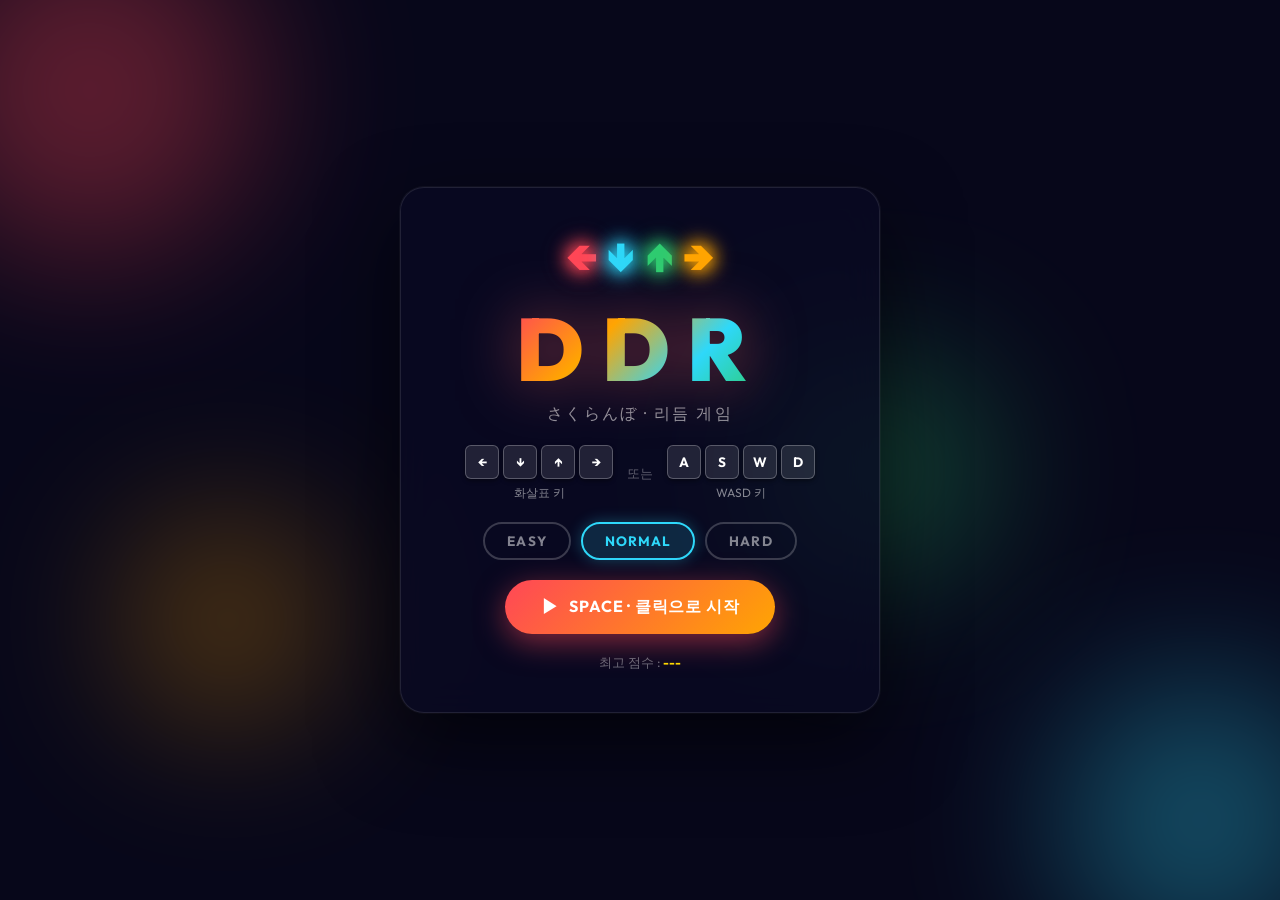
<file: index.html>
<!DOCTYPE html>
<html lang="ko">
<head>
  <meta charset="UTF-8">
  <meta name="viewport" content="width=device-width, initial-scale=1.0">
  <title>🎵 DDR - 사쿠란보 리믹스 | 리듬 게임</title>
  <meta name="description" content="화살표 키를 눌러 비트에 맞춰 춤추는 DDR 리듬 게임! 사쿠란보 리믹스 버전">
  <link rel="preconnect" href="https://fonts.googleapis.com">
  <link rel="preconnect" href="https://fonts.gstatic.com" crossorigin>
  <link href="https://fonts.googleapis.com/css2?family=Outfit:wght@300;400;600;700;900&display=swap" rel="stylesheet">
  <link rel="stylesheet" href="style.css">
</head>
<body>

  <!-- ══════════════════════════════════════ -->
  <!--               TITLE SCREEN            -->
  <!-- ══════════════════════════════════════ -->
  <section id="screen-title" class="screen active" aria-label="타이틀 화면">
    <div class="bg-orbs">
      <div class="orb" id="orb1"></div>
      <div class="orb" id="orb2"></div>
      <div class="orb" id="orb3"></div>
      <div class="orb" id="orb4"></div>
    </div>

    <div class="title-card">
      <!-- Animated Arrow Preview -->
      <div class="arrow-preview" aria-hidden="true">
        <span class="arr arr-l">←</span>
        <span class="arr arr-d">↓</span>
        <span class="arr arr-u">↑</span>
        <span class="arr arr-r">→</span>
      </div>

      <h1 id="game-logo" class="game-logo">DDR</h1>
      <p class="game-subtitle">さくらんぼ · 리듬 게임</p>

      <!-- Controls Guide -->
      <div class="controls-grid">
        <div class="ctrl-box">
          <div class="ctrl-keys">
            <kbd>←</kbd><kbd>↓</kbd><kbd>↑</kbd><kbd>→</kbd>
          </div>
          <span class="ctrl-label">화살표 키</span>
        </div>
        <div class="ctrl-divider">또는</div>
        <div class="ctrl-box">
          <div class="ctrl-keys">
            <kbd>A</kbd><kbd>S</kbd><kbd>W</kbd><kbd>D</kbd>
          </div>
          <span class="ctrl-label">WASD 키</span>
        </div>
      </div>

      <!-- Difficulty -->
      <div class="difficulty-row" role="group" aria-label="난이도 선택">
        <button id="diff-easy"   class="diff-btn" data-diff="easy">EASY</button>
        <button id="diff-normal" class="diff-btn selected" data-diff="normal">NORMAL</button>
        <button id="diff-hard"   class="diff-btn" data-diff="hard">HARD</button>
      </div>

      <button id="btn-start" class="start-btn">
        <span class="start-icon">▶</span>
        SPACE · 클릭으로 시작
      </button>

      <p class="highscore-display">
        최고 점수 : <span id="best-score">---</span>
      </p>
    </div>
  </section>

  <!-- ══════════════════════════════════════ -->
  <!--               GAME SCREEN             -->
  <!-- ══════════════════════════════════════ -->
  <section id="screen-game" class="screen" aria-label="게임 화면">
    <div class="game-container">

      <!-- Left Sidebar -->
      <aside class="game-sidebar game-sidebar-left">
        <div class="sidebar-stat">
          <div class="sidebar-label">SCORE</div>
          <div id="hud-score" class="sidebar-value score-val" aria-live="polite">0000000</div>
        </div>
        <div class="sidebar-stat">
          <div class="sidebar-label">COMBO</div>
          <div id="hud-combo" class="sidebar-value combo-val" aria-live="polite">0</div>
        </div>
        <div class="sidebar-stat">
          <div class="sidebar-label">LIFE</div>
          <div class="life-bar-wrap">
            <div id="life-bar-fill" class="life-bar-fill"></div>
          </div>
          <div id="life-num" class="life-num">50%</div>
        </div>
      </aside>

      <!-- Canvas Area -->
      <div class="canvas-wrapper">
        <canvas id="game-canvas" width="480" height="700" aria-label="게임 캔버스"></canvas>

        <!-- Judgment Text Overlay -->
        <div id="judgment-text" class="judgment-text" aria-live="polite" aria-atomic="true"></div>

        <!-- Countdown Overlay -->
        <div id="countdown-overlay" class="countdown-overlay hidden">
          <div id="countdown-num" class="countdown-num">3</div>
        </div>

        <!-- Pause Overlay -->
        <div id="pause-overlay" class="pause-overlay hidden" role="dialog" aria-label="일시정지">
          <h2 class="pause-title">PAUSED</h2>
          <button id="btn-resume" class="btn-secondary">▶ 계속하기 (ESC)</button>
          <button id="btn-quit" class="btn-danger">✖ 메뉴로 나가기</button>
        </div>
      </div>

      <!-- Right Sidebar -->
      <aside class="game-sidebar game-sidebar-right">
        <div class="sidebar-stat">
          <div class="sidebar-label perfect-color">PERFECT</div>
          <div id="hud-perfect" class="sidebar-value perfect-color">0</div>
        </div>
        <div class="sidebar-stat">
          <div class="sidebar-label great-color">GREAT</div>
          <div id="hud-great" class="sidebar-value great-color">0</div>
        </div>
        <div class="sidebar-stat">
          <div class="sidebar-label good-color">GOOD</div>
          <div id="hud-good" class="sidebar-value good-color">0</div>
        </div>
        <div class="sidebar-stat">
          <div class="sidebar-label bad-color">BAD</div>
          <div id="hud-bad" class="sidebar-value bad-color">0</div>
        </div>
        <div class="sidebar-stat">
          <div class="sidebar-label miss-color">MISS</div>
          <div id="hud-miss" class="sidebar-value miss-color">0</div>
        </div>

        <!-- Song Progress Bar (vertical) -->
        <div class="song-prog-wrap" aria-label="노래 진행도">
          <div id="song-prog-fill" class="song-prog-fill"></div>
        </div>

        <p class="pause-hint">ESC = 일시정지</p>
      </aside>
    </div>
  </section>

  <!-- ══════════════════════════════════════ -->
  <!--              RESULT SCREEN            -->
  <!-- ══════════════════════════════════════ -->
  <section id="screen-result" class="screen" aria-label="결과 화면">
    <div class="bg-orbs">
      <div class="orb orb-result1"></div>
      <div class="orb orb-result2"></div>
    </div>

    <div class="result-card">
      <div id="result-grade-display" class="grade-display" aria-label="등급">S</div>
      <h2 class="result-heading">RESULT</h2>

      <div class="result-stats-grid">
        <div class="rst-row">
          <span class="rst-label perfect-color">✦ PERFECT</span>
          <span id="rst-perfect" class="rst-val">0</span>
        </div>
        <div class="rst-row">
          <span class="rst-label great-color">✦ GREAT</span>
          <span id="rst-great" class="rst-val">0</span>
        </div>
        <div class="rst-row">
          <span class="rst-label good-color">✦ GOOD</span>
          <span id="rst-good" class="rst-val">0</span>
        </div>
        <div class="rst-row">
          <span class="rst-label bad-color">✦ BAD</span>
          <span id="rst-bad" class="rst-val">0</span>
        </div>
        <div class="rst-row">
          <span class="rst-label miss-color">✦ MISS</span>
          <span id="rst-miss" class="rst-val">0</span>
        </div>
        <hr class="rst-divider">
        <div class="rst-row large">
          <span class="rst-label">SCORE</span>
          <span id="rst-score" class="rst-val highlight-score">0</span>
        </div>
        <div class="rst-row large">
          <span class="rst-label">MAX COMBO</span>
          <span id="rst-maxcombo" class="rst-val highlight-combo">0</span>
        </div>
        <div class="rst-row">
          <span class="rst-label">정확도</span>
          <span id="rst-accuracy" class="rst-val">0%</span>
        </div>
      </div>

      <div class="result-btns">
        <button id="btn-retry" class="start-btn">🔄 다시하기</button>
        <button id="btn-menu"  class="btn-secondary">메인 메뉴</button>
      </div>
    </div>
  </section>

  <script src="game.js?v=1.0.7"></script>
</body>
</html>
</file>
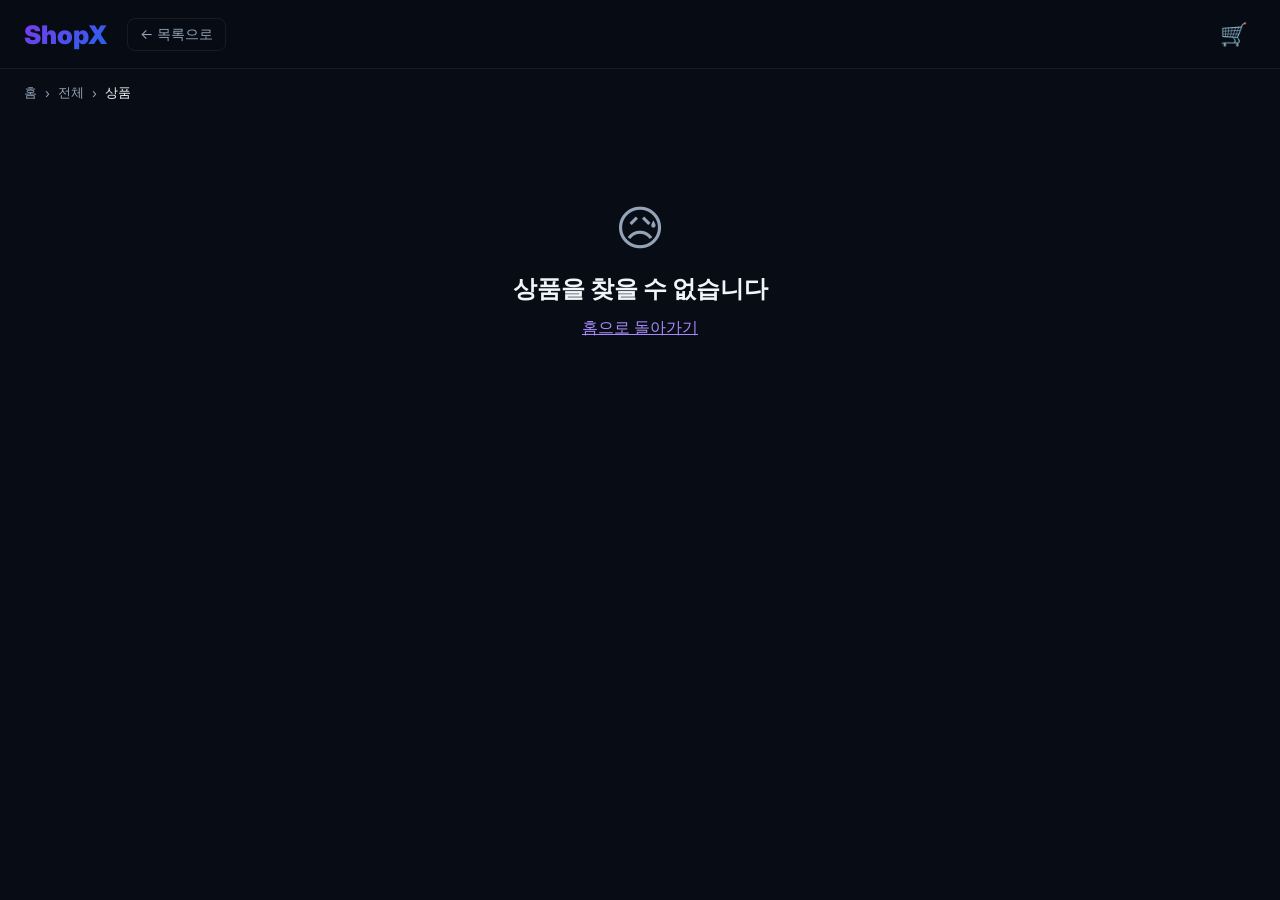
<file: simple_web_shopping_page/x2.html>
<!DOCTYPE html>
<html lang="ko">
<head>
  <meta charset="UTF-8" />
  <meta name="viewport" content="width=device-width, initial-scale=1.0" />
  <title>상품 상세 — ShopX</title>
  <meta name="description" content="ShopX 상품 상세 페이지. 다양한 옵션과 상세 정보를 확인하세요." />
  <link rel="preconnect" href="https://fonts.googleapis.com" />
  <link rel="preconnect" href="https://fonts.gstatic.com" crossorigin />
  <link href="https://fonts.googleapis.com/css2?family=Inter:wght@300;400;500;600;700;800;900&display=swap" rel="stylesheet" />
  <style>
    *, *::before, *::after { box-sizing: border-box; margin: 0; padding: 0; }

    :root {
      --bg:      #080C14;
      --surface: #111827;
      --card:    #1A2235;
      --border:  rgba(255,255,255,.07);
      --text:    #F1F5F9;
      --muted:   #94A3B8;
      --accent:  #7C3AED;
      --accent2: #2563EB;
      --gold:    #F59E0B;
      --success: #10B981;
      --radius:  16px;
      --radius-sm: 8px;
    }

    html { scroll-behavior: smooth; }

    body {
      font-family: 'Inter', system-ui, sans-serif;
      background: var(--bg); color: var(--text); min-height: 100vh;
    }

    ::-webkit-scrollbar { width: 6px; }
    ::-webkit-scrollbar-track { background: var(--bg); }
    ::-webkit-scrollbar-thumb { background: var(--accent); border-radius: 99px; }

    /* ── 헤더 ────────────────────────────── */
    header {
      position: sticky; top: 0; z-index: 100;
      backdrop-filter: blur(20px);
      background: rgba(8,12,20,.82);
      border-bottom: 1px solid var(--border);
      padding: 0 24px;
    }
    .header-inner {
      max-width: 1280px; margin: 0 auto;
      display: flex; align-items: center; gap: 20px; height: 68px;
    }
    .logo {
      font-size: 1.6rem; font-weight: 900;
      background: linear-gradient(135deg, #7C3AED, #2563EB);
      -webkit-background-clip: text; -webkit-text-fill-color: transparent;
      text-decoration: none;
    }
    .back-btn {
      display: flex; align-items: center; gap: 6px;
      color: var(--muted); text-decoration: none; font-size: .88rem;
      padding: 6px 12px; border-radius: var(--radius-sm);
      border: 1px solid var(--border);
      transition: all .2s;
    }
    .back-btn:hover { color: var(--text); border-color: rgba(124,58,237,.4); }

    .header-right {
      margin-left: auto; display: flex; align-items: center; gap: 12px;
    }
    .cart-btn {
      position: relative; background: none; border: none;
      cursor: pointer; color: var(--text); font-size: 1.4rem;
      display: flex; align-items: center; padding: 8px; border-radius: 50%;
      transition: background .2s; text-decoration: none;
    }
    .cart-btn:hover { background: rgba(255,255,255,.08); }
    #cart-badge {
      position: absolute; top: 2px; right: 2px;
      background: var(--accent); color: #fff; font-size: .6rem; font-weight: 700;
      width: 18px; height: 18px; border-radius: 50%;
      display: none; align-items: center; justify-content: center;
      border: 2px solid var(--bg);
    }

    /* ── 브레드크럼 ──────────────────────── */
    .breadcrumb {
      max-width: 1280px; margin: 0 auto;
      padding: 16px 24px;
      display: flex; align-items: center; gap: 8px;
      font-size: .8rem; color: var(--muted);
    }
    .breadcrumb a { color: var(--muted); text-decoration: none; transition: color .2s; }
    .breadcrumb a:hover { color: #A78BFA; }
    .breadcrumb span { color: var(--text); font-weight: 500; }

    /* ── 상세 레이아웃 ───────────────────── */
    .detail-layout {
      max-width: 1280px; margin: 0 auto;
      padding: 0 24px 80px;
      display: grid; grid-template-columns: 1fr 1fr; gap: 48px;
    }

    @media (max-width: 900px) {
      .detail-layout { grid-template-columns: 1fr; gap: 28px; }
    }

    /* ── 이미지 갤러리 ───────────────────── */
    .gallery { display: flex; flex-direction: column; gap: 12px; }

    .main-image-wrap {
      position: relative; aspect-ratio: 1; overflow: hidden;
      border-radius: var(--radius);
      background: var(--surface); border: 1px solid var(--border);
      cursor: zoom-in;
    }
    .main-image-wrap img {
      width: 100%; height: 100%; object-fit: cover;
      transition: transform .5s ease;
    }
    .main-image-wrap:hover img { transform: scale(1.06); }

    .thumb-list {
      display: flex; gap: 10px;
    }
    .thumb {
      width: 80px; height: 80px; border-radius: 10px; overflow: hidden;
      cursor: pointer; border: 2px solid transparent;
      transition: border-color .2s, transform .2s;
      flex-shrink: 0;
    }
    .thumb img { width: 100%; height: 100%; object-fit: cover; }
    .thumb:hover { transform: scale(1.05); }
    .thumb.active { border-color: var(--accent); }

    /* ── 상품 정보 ──────────────────────── */
    .product-info { display: flex; flex-direction: column; gap: 20px; }

    .info-category {
      font-size: .75rem; font-weight: 600; letter-spacing: .8px;
      color: #A78BFA; text-transform: uppercase;
    }

    .info-name {
      font-size: clamp(1.3rem, 3vw, 1.8rem);
      font-weight: 800; line-height: 1.25; letter-spacing: -.3px;
    }

    .info-rating {
      display: flex; align-items: center; gap: 10px;
    }
    .stars { color: var(--gold); letter-spacing: 2px; font-size: 1rem; }
    .rating-text { color: var(--muted); font-size: .85rem; }

    .price-block {
      padding: 20px; background: var(--card);
      border: 1px solid var(--border); border-radius: var(--radius);
    }
    .price-row { display: flex; align-items: baseline; gap: 10px; margin-bottom: 6px; }
    .big-price { font-size: 1.8rem; font-weight: 900; letter-spacing: -.5px; }
    .orig-price { font-size: 1rem; color: var(--muted); text-decoration: line-through; }
    .disc-badge {
      font-size: .8rem; font-weight: 700; color: var(--success);
      background: rgba(16,185,129,.12); padding: 3px 8px; border-radius: 6px;
    }
    .free-shipping {
      font-size: .78rem; color: #60A5FA;
      display: flex; align-items: center; gap: 6px;
    }

    .divider {
      height: 1px; background: var(--border); margin: 4px 0;
    }

    /* ── 옵션 선택 ──────────────────────── */
    .option-group { display: flex; flex-direction: column; gap: 10px; }

    .option-label {
      font-size: .82rem; font-weight: 600; color: var(--muted);
      letter-spacing: .3px;
    }
    .option-label strong { color: var(--text); margin-left: 6px; }

    .color-options {
      display: flex; gap: 10px; flex-wrap: wrap;
    }
    .color-btn {
      width: 34px; height: 34px; border-radius: 50%;
      border: 3px solid transparent;
      cursor: pointer; transition: transform .2s, border-color .2s;
      outline: 2px solid transparent; outline-offset: 3px;
    }
    .color-btn:hover { transform: scale(1.15); }
    .color-btn.active {
      outline-color: var(--accent); border-color: rgba(255,255,255,.3);
    }

    .size-options {
      display: flex; gap: 8px; flex-wrap: wrap;
    }
    .size-btn {
      padding: 8px 16px; border-radius: var(--radius-sm);
      background: var(--surface); border: 1px solid var(--border);
      color: var(--muted); font-family: inherit; font-size: .83rem;
      cursor: pointer; transition: all .2s;
    }
    .size-btn:hover { color: var(--text); border-color: rgba(124,58,237,.4); }
    .size-btn.active {
      background: rgba(124,58,237,.2); border-color: var(--accent);
      color: #A78BFA; font-weight: 600;
    }

    /* ── 수량 ────────────────────────────── */
    .qty-control {
      display: flex; align-items: center; gap: 0;
      background: var(--surface); border: 1px solid var(--border);
      border-radius: var(--radius-sm); width: fit-content;
    }
    .qty-btn {
      width: 40px; height: 40px; background: none; border: none;
      color: var(--text); font-size: 1.2rem; cursor: pointer;
      transition: background .2s; border-radius: inherit;
    }
    .qty-btn:hover { background: rgba(124,58,237,.15); }
    .qty-value {
      min-width: 50px; text-align: center;
      font-size: 1rem; font-weight: 600;
      border-left: 1px solid var(--border);
      border-right: 1px solid var(--border);
      padding: 8px 0;
    }

    /* ── 액션 버튼 ──────────────────────── */
    .action-btns {
      display: flex; gap: 12px;
    }
    .btn-cart, .btn-buy {
      flex: 1; padding: 15px;
      border-radius: var(--radius-sm); border: none;
      font-family: inherit; font-size: .95rem; font-weight: 700;
      cursor: pointer; transition: all .2s;
    }
    .btn-cart {
      background: transparent;
      border: 1.5px solid var(--accent); color: #A78BFA;
    }
    .btn-cart:hover {
      background: rgba(124,58,237,.15);
      transform: translateY(-2px);
    }
    .btn-buy {
      background: linear-gradient(135deg, #7C3AED, #2563EB);
      color: #fff;
      box-shadow: 0 6px 24px rgba(124,58,237,.4);
    }
    .btn-buy:hover {
      transform: translateY(-2px);
      box-shadow: 0 10px 32px rgba(124,58,237,.6);
    }

    /* ── 상세 설명 탭 ───────────────────── */
    .detail-tabs {
      max-width: 1280px; margin: 40px auto 0; padding: 0 24px 80px;
    }
    .tab-btns {
      display: flex; border-bottom: 1px solid var(--border); gap: 0; margin-bottom: 28px;
    }
    .tab-btn {
      padding: 12px 24px; background: none; border: none;
      color: var(--muted); font-family: inherit; font-size: .9rem; font-weight: 600;
      cursor: pointer; border-bottom: 2px solid transparent;
      margin-bottom: -1px; transition: all .2s;
    }
    .tab-btn.active { color: #A78BFA; border-bottom-color: var(--accent); }
    .tab-btn:hover { color: var(--text); }

    .tab-panel { display: none; animation: fadeIn .3s ease; }
    .tab-panel.active { display: block; }

    .desc-content {
      color: var(--muted); line-height: 1.8; font-size: .95rem;
    }
    .desc-content p { margin-bottom: 16px; }
    .desc-content ul { padding-left: 20px; display: flex; flex-direction: column; gap: 8px; }
    .desc-content li { list-style: none; position: relative; }
    .desc-content li::before {
      content: '✓'; position: absolute; left: -20px;
      color: var(--accent); font-weight: 700;
    }

    .spec-table {
      width: 100%; border-collapse: collapse;
    }
    .spec-table tr { border-bottom: 1px solid var(--border); }
    .spec-table td {
      padding: 14px 16px; font-size: .88rem;
      vertical-align: top;
    }
    .spec-table td:first-child {
      color: var(--muted); font-weight: 600; width: 160px;
      background: var(--card);
    }

    /* ── 토스트 ─────────────────────────── */
    .shopx-toast {
      position: fixed; bottom: 30px; left: 50%;
      transform: translateX(-50%) translateY(100px);
      background: var(--surface); border: 1px solid var(--border);
      color: var(--text); padding: 12px 24px;
      border-radius: 50px; font-size: .88rem; font-weight: 500;
      display: flex; align-items: center; gap: 10px;
      box-shadow: 0 8px 32px rgba(0,0,0,.5);
      transition: transform .4s cubic-bezier(.34,1.56,.64,1);
      z-index: 9999; white-space: nowrap;
    }
    .shopx-toast.show { transform: translateX(-50%) translateY(0); }
    .shopx-toast.success { border-color: rgba(16,185,129,.4); }
    .toast-icon { color: var(--success); }

    @keyframes fadeIn {
      from { opacity: 0; transform: translateY(10px); }
      to   { opacity: 1; transform: translateY(0); }
    }
  </style>
</head>
<body>

<header>
  <div class="header-inner">
    <a href="x1.html" class="logo">ShopX</a>
    <a href="x1.html" class="back-btn">← 목록으로</a>
    <div class="header-right">
      <a href="x3.html" class="cart-btn" id="cart-link" aria-label="장바구니">
        🛒 <span id="cart-badge">0</span>
      </a>
    </div>
  </div>
</header>

<nav class="breadcrumb" aria-label="경로">
  <a href="x1.html">홈</a> › <a href="x1.html" id="bc-cat">전체</a> › <span id="bc-name">상품</span>
</nav>

<div class="detail-layout" id="detail-layout">
  <!-- 동적 렌더링 -->
</div>

<div class="detail-tabs" id="detail-tabs" style="display:none">
  <div class="tab-btns" role="tablist">
    <button class="tab-btn active" role="tab" data-tab="desc" id="tab-desc">상품 설명</button>
    <button class="tab-btn" role="tab" data-tab="spec" id="tab-spec">상세 사양</button>
    <button class="tab-btn" role="tab" data-tab="review" id="tab-review">리뷰</button>
  </div>

  <div id="panel-desc" class="tab-panel active" role="tabpanel">
    <div class="desc-content" id="desc-content"></div>
  </div>
  <div id="panel-spec" class="tab-panel" role="tabpanel">
    <table class="spec-table" id="spec-table">
      <tbody></tbody>
    </table>
  </div>
  <div id="panel-review" class="tab-panel" role="tabpanel">
    <div id="review-content" style="color:var(--muted);font-size:.9rem;line-height:1.8"></div>
  </div>
</div>

<script src="products.js"></script>
<script>
  const params = new URLSearchParams(location.search);
  const product = getProductById(params.get('id'));

  // 상품 없음 처리
  if (!product) {
    document.getElementById('detail-layout').innerHTML = `
      <div style="grid-column:1/-1;text-align:center;padding:80px;color:var(--muted)">
        <div style="font-size:3rem;margin-bottom:16px">😥</div>
        <h2 style="margin-bottom:12px;color:var(--text)">상품을 찾을 수 없습니다</h2>
        <a href="x1.html" style="color:#A78BFA">홈으로 돌아가기</a>
      </div>`;
  } else {
    // 브레드크럼
    document.title = `${product.name} — ShopX`;
    document.getElementById('bc-cat').textContent = product.category;
    document.getElementById('bc-name').textContent = product.name;

    // 선택 상태
    let selectedColor = 0;
    let selectedSize = 0;
    let qty = 1;

    const discount = Math.round((1 - product.price / product.originalPrice) * 100);

    // ── 갤러리 + 상품 정보 렌더 ──
    document.getElementById('detail-layout').innerHTML = `
      <!-- 갤러리 -->
      <div class="gallery">
        <div class="main-image-wrap" id="main-img-wrap">
          <img id="main-img" src="${product.images[0]}" alt="${product.name}" />
        </div>
        <div class="thumb-list">
          ${product.images.map((img, i) => `
            <div class="thumb ${i===0?'active':''}" data-idx="${i}" onclick="switchImg(${i})">
              <img src="${img}" alt="이미지 ${i+1}" loading="lazy" />
            </div>
          `).join('')}
        </div>
      </div>

      <!-- 상품 정보 -->
      <div class="product-info">
        <div class="info-category">${product.category}</div>
        <h1 class="info-name">${product.name}</h1>

        <div class="info-rating">
          <span class="stars">★★★★★</span>
          <span class="rating-text">${product.rating} · ${product.reviews.toLocaleString()}개 리뷰</span>
        </div>

        <div class="price-block">
          <div class="price-row">
            <span class="big-price">${formatPrice(product.price)}</span>
            <span class="orig-price">${formatPrice(product.originalPrice)}</span>
            <span class="disc-badge">-${discount}%</span>
          </div>
          <div class="free-shipping">🚚 5만원 이상 무료배송 · 오늘 주문 시 내일 도착</div>
        </div>

        ${product.colors.length ? `
        <div class="option-group">
          <div class="option-label">색상 <strong id="color-label">${product.colorNames[0]}</strong></div>
          <div class="color-options" id="color-options">
            ${product.colors.map((c,i) => `
              <button class="color-btn ${i===0?'active':''}" data-idx="${i}"
                style="background:${c}" title="${product.colorNames[i]}"
                onclick="pickColor(${i})" aria-label="${product.colorNames[i]}"></button>
            `).join('')}
          </div>
        </div>` : ''}

        ${product.sizes.length ? `
        <div class="option-group">
          <div class="option-label">사이즈 <strong id="size-label">${product.sizes[0]}</strong></div>
          <div class="size-options" id="size-options">
            ${product.sizes.map((s,i) => `
              <button class="size-btn ${i===0?'active':''}" data-idx="${i}"
                onclick="pickSize(${i})">${s}</button>
            `).join('')}
          </div>
        </div>` : ''}

        <div class="option-group">
          <div class="option-label">수량</div>
          <div class="qty-control">
            <button class="qty-btn" id="qty-minus" onclick="changeQty(-1)" aria-label="수량 감소">−</button>
            <div class="qty-value" id="qty-display">1</div>
            <button class="qty-btn" id="qty-plus" onclick="changeQty(1)" aria-label="수량 증가">+</button>
          </div>
        </div>

        <div class="action-btns">
          <button class="btn-cart" id="btn-add-cart" onclick="addToCart()">🛒 장바구니</button>
          <button class="btn-buy" id="btn-buy-now" onclick="buyNow()">⚡ 바로 구매</button>
        </div>
      </div>
    `;

    // ── 탭 영역 렌더 ──
    document.getElementById('detail-tabs').style.display = 'block';
    document.getElementById('desc-content').innerHTML = product.description;

    // 사양 테이블
    const specs = [
      ['카테고리', product.category],
      ['평점', `${product.rating} / 5.0 (${product.reviews.toLocaleString()}개 리뷰)`],
      ['색상 옵션', product.colorNames.join(', ') || '단일 색상'],
      ['사이즈 옵션', product.sizes.join(', ') || '해당없음'],
      ['판매가', formatPrice(product.price)],
      ['정가', formatPrice(product.originalPrice)],
      ['할인율', `${discount}%`],
      ['배송', '5만원 이상 무료 (미만 3,000원)'],
      ['반품/교환', '수령일로부터 7일 이내'],
    ];
    document.querySelector('#spec-table tbody').innerHTML =
      specs.map(([k,v]) => `<tr><td>${k}</td><td>${v}</td></tr>`).join('');

    // 리뷰 (샘플)
    const reviews = [
      { name: '김*민', rating: 5, date: '2025.06.15', text: '정말 만족스럽습니다. 품질이 기대 이상이에요! 배송도 빠르고 포장도 꼼꼼했어요.' },
      { name: '이*현', rating: 5, date: '2025.06.10', text: '가격 대비 퀄리티가 훌륭합니다. 재구매 의사 100%!' },
      { name: '박*우', rating: 4, date: '2025.06.02', text: '전반적으로 만족. 색상이 사진과 조금 달랐지만 크게 상관없었어요.' },
    ];
    document.getElementById('review-content').innerHTML = reviews.map(r => `
      <div style="padding:20px;background:var(--card);border:1px solid var(--border);border-radius:var(--radius);margin-bottom:14px">
        <div style="display:flex;justify-content:space-between;margin-bottom:8px;align-items:center">
          <span style="font-weight:700;color:var(--text)">${r.name}</span>
          <span style="color:var(--muted);font-size:.78rem">${r.date}</span>
        </div>
        <div style="color:var(--gold);letter-spacing:2px;margin-bottom:8px">${'★'.repeat(r.rating)}${'☆'.repeat(5-r.rating)}</div>
        <p style="color:var(--muted)">${r.text}</p>
      </div>
    `).join('');

    // ── 함수 ──
    window.switchImg = (idx) => {
      document.getElementById('main-img').src = product.images[idx];
      document.querySelectorAll('.thumb').forEach((t,i) => t.classList.toggle('active', i===idx));
    };

    window.pickColor = (idx) => {
      selectedColor = idx;
      document.querySelectorAll('.color-btn').forEach((b,i) => b.classList.toggle('active', i===idx));
      document.getElementById('color-label').textContent = product.colorNames[idx];
    };

    window.pickSize = (idx) => {
      selectedSize = idx;
      document.querySelectorAll('.size-btn').forEach((b,i) => b.classList.toggle('active', i===idx));
      document.getElementById('size-label').textContent = product.sizes[idx];
    };

    window.changeQty = (delta) => {
      qty = Math.max(1, Math.min(99, qty + delta));
      document.getElementById('qty-display').textContent = qty;
    };

    window.addToCart = () => {
      Cart.add(
        product.id, qty,
        product.colorNames[selectedColor] || null,
        product.sizes[selectedSize] || null
      );
      updateCartBadge();
      showToast(`🛒 장바구니에 담았습니다!`);

      const btn = document.getElementById('btn-add-cart');
      btn.textContent = '✓ 담겼습니다!';
      btn.style.background = 'rgba(16,185,129,.15)';
      btn.style.borderColor = 'var(--success)';
      btn.style.color = 'var(--success)';
      setTimeout(() => {
        btn.textContent = '🛒 장바구니';
        btn.style.background = '';
        btn.style.borderColor = '';
        btn.style.color = '';
      }, 1800);
    };

    window.buyNow = () => {
      Cart.add(
        product.id, qty,
        product.colorNames[selectedColor] || null,
        product.sizes[selectedSize] || null
      );
      location.href = 'x3.html';
    };
  }

  // ── 탭 전환 ──
  document.querySelectorAll('.tab-btn').forEach(btn => {
    btn.addEventListener('click', () => {
      document.querySelectorAll('.tab-btn').forEach(b => b.classList.remove('active'));
      document.querySelectorAll('.tab-panel').forEach(p => p.classList.remove('active'));
      btn.classList.add('active');
      document.getElementById(`panel-${btn.dataset.tab}`).classList.add('active');
    });
  });

  window.addEventListener('cart-updated', updateCartBadge);
  updateCartBadge();
</script>
</body>
</html>
</file>
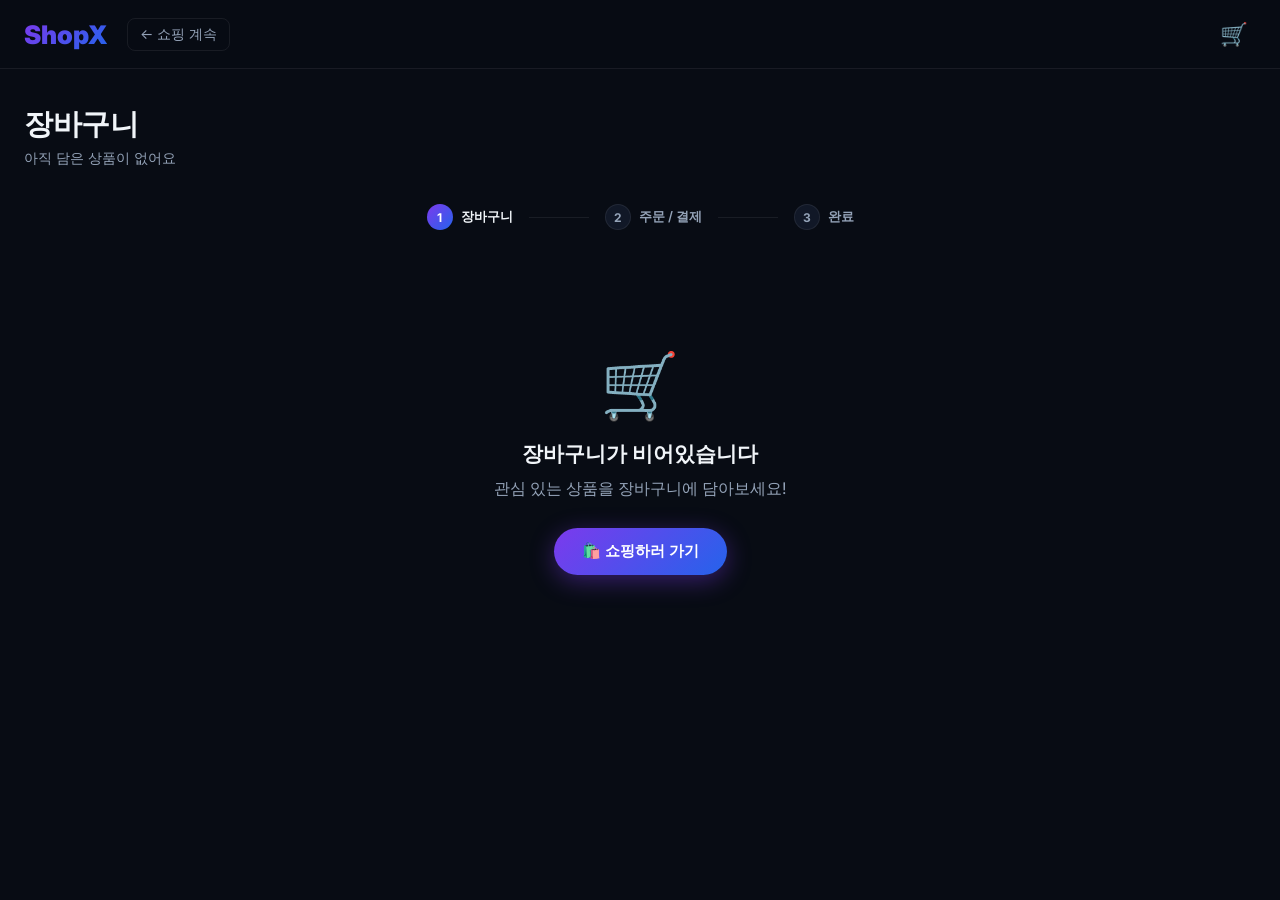
<file: simple_web_shopping_page/x3.html>
<!DOCTYPE html>
<html lang="ko">
<head>
  <meta charset="UTF-8" />
  <meta name="viewport" content="width=device-width, initial-scale=1.0" />
  <title>장바구니 — ShopX</title>
  <meta name="description" content="ShopX 장바구니. 담은 상품을 확인하고 주문하세요." />
  <link rel="preconnect" href="https://fonts.googleapis.com" />
  <link rel="preconnect" href="https://fonts.gstatic.com" crossorigin />
  <link href="https://fonts.googleapis.com/css2?family=Inter:wght@300;400;500;600;700;800;900&display=swap" rel="stylesheet" />
  <style>
    *, *::before, *::after { box-sizing: border-box; margin: 0; padding: 0; }

    :root {
      --bg:      #080C14;
      --surface: #111827;
      --card:    #1A2235;
      --border:  rgba(255,255,255,.07);
      --text:    #F1F5F9;
      --muted:   #94A3B8;
      --accent:  #7C3AED;
      --accent2: #2563EB;
      --gold:    #F59E0B;
      --success: #10B981;
      --danger:  #EF4444;
      --radius:  16px;
      --radius-sm: 8px;
    }

    html { scroll-behavior: smooth; }

    body {
      font-family: 'Inter', system-ui, sans-serif;
      background: var(--bg); color: var(--text); min-height: 100vh;
    }

    ::-webkit-scrollbar { width: 6px; }
    ::-webkit-scrollbar-track { background: var(--bg); }
    ::-webkit-scrollbar-thumb { background: var(--accent); border-radius: 99px; }

    /* ── 헤더 ──────────────────────────── */
    header {
      position: sticky; top: 0; z-index: 100;
      backdrop-filter: blur(20px);
      background: rgba(8,12,20,.82);
      border-bottom: 1px solid var(--border);
      padding: 0 24px;
    }
    .header-inner {
      max-width: 1280px; margin: 0 auto;
      display: flex; align-items: center; gap: 20px; height: 68px;
    }
    .logo {
      font-size: 1.6rem; font-weight: 900;
      background: linear-gradient(135deg, #7C3AED, #2563EB);
      -webkit-background-clip: text; -webkit-text-fill-color: transparent;
      text-decoration: none;
    }
    .back-btn {
      display: flex; align-items: center; gap: 6px;
      color: var(--muted); text-decoration: none; font-size: .88rem;
      padding: 6px 12px; border-radius: var(--radius-sm);
      border: 1px solid var(--border); transition: all .2s;
    }
    .back-btn:hover { color: var(--text); border-color: rgba(124,58,237,.4); }
    .header-right {
      margin-left: auto; display: flex; align-items: center; gap: 12px;
    }
    .cart-btn {
      position: relative; background: none; border: none;
      cursor: pointer; color: var(--text); font-size: 1.4rem;
      display: flex; align-items: center; padding: 8px; border-radius: 50%;
      transition: background .2s; text-decoration: none;
    }
    .cart-btn:hover { background: rgba(255,255,255,.08); }
    #cart-badge {
      position: absolute; top: 2px; right: 2px;
      background: var(--accent); color: #fff; font-size: .6rem; font-weight: 700;
      width: 18px; height: 18px; border-radius: 50%;
      display: none; align-items: center; justify-content: center;
      border: 2px solid var(--bg);
    }

    /* ── 페이지 헤더 ─────────────────────── */
    .page-head {
      max-width: 1280px; margin: 0 auto;
      padding: 36px 24px 0;
    }
    .page-head h1 {
      font-size: 1.8rem; font-weight: 900; letter-spacing: -.3px;
      margin-bottom: 4px;
    }
    .page-head p { color: var(--muted); font-size: .9rem; }

    /* ── 진행 단계 표시 ──────────────────── */
    .steps {
      display: flex; align-items: center; justify-content: center;
      gap: 0; margin: 28px 24px;
    }
    .step {
      display: flex; align-items: center; gap: 8px;
      padding: 8px 16px; font-size: .82rem; font-weight: 600;
    }
    .step-num {
      width: 26px; height: 26px; border-radius: 50%;
      display: flex; align-items: center; justify-content: center;
      font-size: .75rem; font-weight: 700; flex-shrink: 0;
    }
    .step.active .step-num {
      background: linear-gradient(135deg, #7C3AED, #2563EB); color: #fff;
    }
    .step.done .step-num {
      background: var(--success); color: #fff;
    }
    .step:not(.active):not(.done) .step-num {
      background: var(--surface); border: 1px solid var(--border); color: var(--muted);
    }
    .step.active { color: var(--text); }
    .step:not(.active) { color: var(--muted); }
    .step-line { flex: 1; height: 1px; background: var(--border); max-width: 60px; }

    /* ── 메인 레이아웃 ───────────────────── */
    .cart-layout {
      max-width: 1280px; margin: 0 auto;
      padding: 0 24px 80px;
      display: grid; grid-template-columns: 1fr 380px; gap: 28px;
      align-items: start;
    }

    @media (max-width: 900px) {
      .cart-layout { grid-template-columns: 1fr; }
    }

    /* ── 장바구니 목록 ───────────────────── */
    .cart-header {
      display: flex; justify-content: space-between; align-items: center;
      margin-bottom: 16px;
    }
    .cart-header h2 { font-size: 1rem; font-weight: 700; }
    .clear-all-btn {
      background: none; border: none; color: var(--muted); font-family: inherit;
      font-size: .82rem; cursor: pointer; transition: color .2s;
      display: flex; align-items: center; gap: 4px;
    }
    .clear-all-btn:hover { color: var(--danger); }

    .cart-list { display: flex; flex-direction: column; gap: 14px; }

    .cart-item {
      background: var(--card); border: 1px solid var(--border);
      border-radius: var(--radius); padding: 20px;
      display: grid; grid-template-columns: 90px 1fr auto;
      gap: 16px; align-items: center;
      transition: border-color .2s, transform .3s;
      animation: slideIn .3s ease;
    }
    .cart-item:hover { border-color: rgba(124,58,237,.2); }
    .cart-item.removing {
      animation: slideOut .3s ease forwards;
    }

    .item-img {
      width: 90px; height: 90px; border-radius: 10px;
      overflow: hidden; background: var(--surface); flex-shrink: 0;
    }
    .item-img img { width: 100%; height: 100%; object-fit: cover; }

    .item-info { min-width: 0; }
    .item-cat {
      font-size: .7rem; font-weight: 600; letter-spacing: .5px;
      color: #A78BFA; text-transform: uppercase; margin-bottom: 4px;
    }
    .item-name {
      font-size: .9rem; font-weight: 600; line-height: 1.4;
      margin-bottom: 6px;
      white-space: nowrap; overflow: hidden; text-overflow: ellipsis;
    }
    .item-opts {
      display: flex; gap: 8px; flex-wrap: wrap;
    }
    .opt-tag {
      font-size: .72rem; background: var(--surface);
      border: 1px solid var(--border); border-radius: 50px;
      padding: 2px 8px; color: var(--muted);
    }

    .item-right {
      display: flex; flex-direction: column; align-items: flex-end; gap: 10px;
      min-width: 130px;
    }
    .item-price {
      font-size: 1rem; font-weight: 800;
    }

    .qty-ctrl {
      display: flex; align-items: center;
      background: var(--surface); border: 1px solid var(--border);
      border-radius: var(--radius-sm); overflow: hidden;
    }
    .qty-btn {
      width: 32px; height: 32px; background: none; border: none;
      color: var(--text); font-size: 1rem; cursor: pointer;
      transition: background .2s;
    }
    .qty-btn:hover { background: rgba(124,58,237,.15); }
    .qty-val {
      min-width: 36px; text-align: center; font-size: .88rem; font-weight: 600;
      border-left: 1px solid var(--border);
      border-right: 1px solid var(--border);
      padding: 4px 0;
    }

    .del-btn {
      background: none; border: none; color: var(--muted);
      font-size: .78rem; cursor: pointer; padding: 4px 8px;
      border-radius: var(--radius-sm); transition: all .2s;
      display: flex; align-items: center; gap: 4px;
    }
    .del-btn:hover { color: var(--danger); background: rgba(239,68,68,.08); }

    /* ── 빈 장바구니 ────────────────────── */
    .empty-cart {
      text-align: center; padding: 80px 24px;
      color: var(--muted); grid-column: 1/-1;
    }
    .empty-cart .icon { font-size: 4rem; margin-bottom: 16px; }
    .empty-cart h2 { font-size: 1.3rem; color: var(--text); margin-bottom: 10px; }
    .empty-cart p { margin-bottom: 28px; }
    .go-shop-btn {
      display: inline-flex; align-items: center; gap: 8px;
      padding: 13px 28px; border-radius: 50px;
      background: linear-gradient(135deg, #7C3AED, #2563EB);
      color: #fff; text-decoration: none; font-weight: 700; font-size: .95rem;
      box-shadow: 0 6px 24px rgba(124,58,237,.4);
      transition: transform .2s;
    }
    .go-shop-btn:hover { transform: translateY(-2px); }

    /* ── 주문 요약 ──────────────────────── */
    .order-summary {
      background: var(--card); border: 1px solid var(--border);
      border-radius: var(--radius); padding: 24px;
      position: sticky; top: 88px;
    }
    .summary-title {
      font-size: 1rem; font-weight: 700; margin-bottom: 20px;
      padding-bottom: 16px; border-bottom: 1px solid var(--border);
    }
    .summary-row {
      display: flex; justify-content: space-between; align-items: center;
      font-size: .88rem; padding: 8px 0; color: var(--muted);
    }
    .summary-row.total {
      padding-top: 16px; margin-top: 8px;
      border-top: 1px solid var(--border);
      font-size: 1.05rem; font-weight: 800; color: var(--text);
    }
    .free-tag {
      color: var(--success); font-weight: 600; font-size: .82rem;
    }
    .shipping-fee { color: var(--text); font-weight: 600; }

    .coupon-wrap {
      display: flex; gap: 8px; margin: 16px 0;
    }
    .coupon-input {
      flex: 1; padding: 9px 12px;
      background: var(--surface); border: 1px solid var(--border);
      border-radius: var(--radius-sm); color: var(--text);
      font-family: inherit; font-size: .83rem; outline: none;
      transition: border-color .2s;
    }
    .coupon-input:focus { border-color: var(--accent); }
    .coupon-input::placeholder { color: var(--muted); }
    .coupon-apply-btn {
      padding: 9px 14px; border-radius: var(--radius-sm);
      background: var(--surface); border: 1px solid var(--border);
      color: var(--muted); font-family: inherit; font-size: .83rem;
      cursor: pointer; transition: all .2s; white-space: nowrap;
    }
    .coupon-apply-btn:hover { border-color: var(--accent); color: #A78BFA; }

    .order-btn {
      width: 100%; padding: 16px;
      background: linear-gradient(135deg, #7C3AED, #2563EB);
      border: none; border-radius: var(--radius-sm);
      color: #fff; font-family: inherit; font-size: 1rem; font-weight: 700;
      cursor: pointer; margin-top: 16px;
      box-shadow: 0 6px 24px rgba(124,58,237,.4);
      transition: transform .2s, box-shadow .2s;
    }
    .order-btn:hover {
      transform: translateY(-2px);
      box-shadow: 0 10px 32px rgba(124,58,237,.6);
    }
    .order-btn:disabled {
      opacity: .4; cursor: not-allowed; transform: none; box-shadow: none;
    }

    .safe-badges {
      display: flex; justify-content: center; gap: 16px;
      margin-top: 16px; flex-wrap: wrap;
    }
    .safe-badge {
      font-size: .72rem; color: var(--muted);
      display: flex; align-items: center; gap: 4px;
    }

    /* ── 토스트 ────────────────────────── */
    .shopx-toast {
      position: fixed; bottom: 30px; left: 50%;
      transform: translateX(-50%) translateY(100px);
      background: var(--surface); border: 1px solid var(--border);
      color: var(--text); padding: 12px 24px;
      border-radius: 50px; font-size: .88rem; font-weight: 500;
      display: flex; align-items: center; gap: 10px;
      box-shadow: 0 8px 32px rgba(0,0,0,.5);
      transition: transform .4s cubic-bezier(.34,1.56,.64,1);
      z-index: 9999; white-space: nowrap;
    }
    .shopx-toast.show { transform: translateX(-50%) translateY(0); }
    .shopx-toast.success { border-color: rgba(16,185,129,.4); }
    .toast-icon { color: var(--success); }

    /* ── 키프레임 ─────────────────────── */
    @keyframes slideIn {
      from { opacity: 0; transform: translateX(-16px); }
      to   { opacity: 1; transform: translateX(0); }
    }
    @keyframes slideOut {
      from { opacity: 1; transform: translateX(0) scaleY(1); max-height: 200px; }
      to   { opacity: 0; transform: translateX(16px) scaleY(0); max-height: 0; padding: 0; margin: 0; }
    }
  </style>
</head>
<body>

<header>
  <div class="header-inner">
    <a href="x1.html" class="logo">ShopX</a>
    <a href="x1.html" class="back-btn">← 쇼핑 계속</a>
    <div class="header-right">
      <a href="x3.html" class="cart-btn" aria-label="장바구니">
        🛒 <span id="cart-badge">0</span>
      </a>
    </div>
  </div>
</header>

<div class="page-head" id="page-head">
  <h1>장바구니</h1>
  <p id="cart-count-text">로딩 중…</p>
</div>

<!-- 진행 단계 -->
<div class="steps">
  <div class="step active">
    <div class="step-num">1</div> 장바구니
  </div>
  <div class="step-line"></div>
  <div class="step">
    <div class="step-num">2</div> 주문 / 결제
  </div>
  <div class="step-line"></div>
  <div class="step">
    <div class="step-num">3</div> 완료
  </div>
</div>

<div class="cart-layout" id="cart-layout">
  <!-- 동적 렌더링 -->
</div>

<script src="products.js"></script>
<script>
  const SHIPPING_FEE = 3000;
  const FREE_THRESHOLD = 50000;

  function render() {
    const items = Cart.getAll();
    const layout = document.getElementById('cart-layout');
    updateCartBadge();

    document.getElementById('cart-count-text').textContent =
      items.length ? `총 ${Cart.totalCount()}개 상품이 담겨있습니다` : '아직 담은 상품이 없어요';

    if (!items.length) {
      layout.innerHTML = `
        <div class="empty-cart">
          <div class="icon">🛒</div>
          <h2>장바구니가 비어있습니다</h2>
          <p>관심 있는 상품을 장바구니에 담아보세요!</p>
          <a href="x1.html" class="go-shop-btn">🛍️ 쇼핑하러 가기</a>
        </div>`;
      return;
    }

    const total = Cart.totalPrice();
    const shipping = total >= FREE_THRESHOLD ? 0 : SHIPPING_FEE;
    const finalPrice = total + shipping;

    layout.innerHTML = `
      <!-- 장바구니 목록 -->
      <div>
        <div class="cart-header">
          <h2>상품 목록 (${items.length}종류)</h2>
          <button class="clear-all-btn" id="clear-all-btn" onclick="clearAll()">🗑️ 전체 삭제</button>
        </div>
        <div class="cart-list" id="cart-list">
          ${items.map(item => `
            <div class="cart-item" id="item-${CSS.escape(item.key)}">
              <div class="item-img">
                <img src="${item.image}" alt="${item.name}" loading="lazy" />
              </div>
              <div class="item-info">
                <div class="item-cat">${item.category}</div>
                <div class="item-name" title="${item.name}">${item.name}</div>
                <div class="item-opts">
                  ${item.color ? `<span class="opt-tag">색상: ${item.color}</span>` : ''}
                  ${item.size ? `<span class="opt-tag">사이즈: ${item.size}</span>` : ''}
                </div>
              </div>
              <div class="item-right">
                <span class="item-price">${formatPrice(item.price * item.qty)}</span>
                <div class="qty-ctrl">
                  <button class="qty-btn" onclick="changeQty('${escKey(item.key)}', ${item.qty - 1})" aria-label="수량 감소">−</button>
                  <span class="qty-val">${item.qty}</span>
                  <button class="qty-btn" onclick="changeQty('${escKey(item.key)}', ${item.qty + 1})" aria-label="수량 증가">+</button>
                </div>
                <button class="del-btn" onclick="removeItem('${escKey(item.key)}')">✕ 삭제</button>
              </div>
            </div>
          `).join('')}
        </div>
      </div>

      <!-- 주문 요약 -->
      <div class="order-summary">
        <div class="summary-title">📋 주문 요약</div>

        <div class="summary-row">
          <span>상품 금액 (${Cart.totalCount()}개)</span>
          <span>${formatPrice(total)}</span>
        </div>
        <div class="summary-row">
          <span>배송비</span>
          <span class="${shipping === 0 ? 'free-tag' : 'shipping-fee'}">
            ${shipping === 0 ? '무료' : formatPrice(shipping)}
          </span>
        </div>
        ${shipping > 0 ? `
          <div style="font-size:.75rem;color:var(--muted);text-align:right;margin-top:-4px;margin-bottom:4px;">
            ${formatPrice(FREE_THRESHOLD - total)} 더 구매 시 무료배송
          </div>
        ` : ''}

        <div class="coupon-wrap">
          <input type="text" class="coupon-input" id="coupon-input" placeholder="쿠폰 코드 입력" />
          <button class="coupon-apply-btn" onclick="applyCoupon()">적용</button>
        </div>

        <div class="summary-row total">
          <span>총 결제 금액</span>
          <span style="color:#A78BFA">${formatPrice(finalPrice)}</span>
        </div>

        <button class="order-btn" id="order-btn" onclick="goCheckout()">
          주문하기 (${formatPrice(finalPrice)})
        </button>

        <div class="safe-badges">
          <div class="safe-badge">🔒 SSL 보안 결제</div>
          <div class="safe-badge">↩️ 7일 무료 반품</div>
          <div class="safe-badge">✅ 정품 보장</div>
        </div>
      </div>
    `;
  }

  function escKey(key) {
    return key.replace(/'/g, "\\'");
  }

  window.changeQty = (key, newQty) => {
    if (newQty <= 0) {
      removeItem(key);
      return;
    }
    Cart.updateQty(key, newQty);
    render();
  };

  window.removeItem = (key) => {
    const el = document.getElementById(`item-${CSS.escape(key)}`);
    if (el) {
      el.classList.add('removing');
      setTimeout(() => { Cart.remove(key); render(); }, 280);
    } else {
      Cart.remove(key); render();
    }
    showToast('상품이 삭제되었습니다.', 'info');
  };

  window.clearAll = () => {
    if (!confirm('장바구니를 전부 비우시겠습니까?')) return;
    Cart.clear(); render();
  };

  window.applyCoupon = () => {
    const code = document.getElementById('coupon-input')?.value.trim();
    if (!code) { showToast('쿠폰 코드를 입력해 주세요.', 'error'); return; }
    showToast('유효하지 않은 쿠폰 코드입니다.', 'error');
  };

  window.goCheckout = () => {
    location.href = 'x4.html';
  };

  window.addEventListener('cart-updated', render);
  render();
</script>
</body>
</html>
</file>
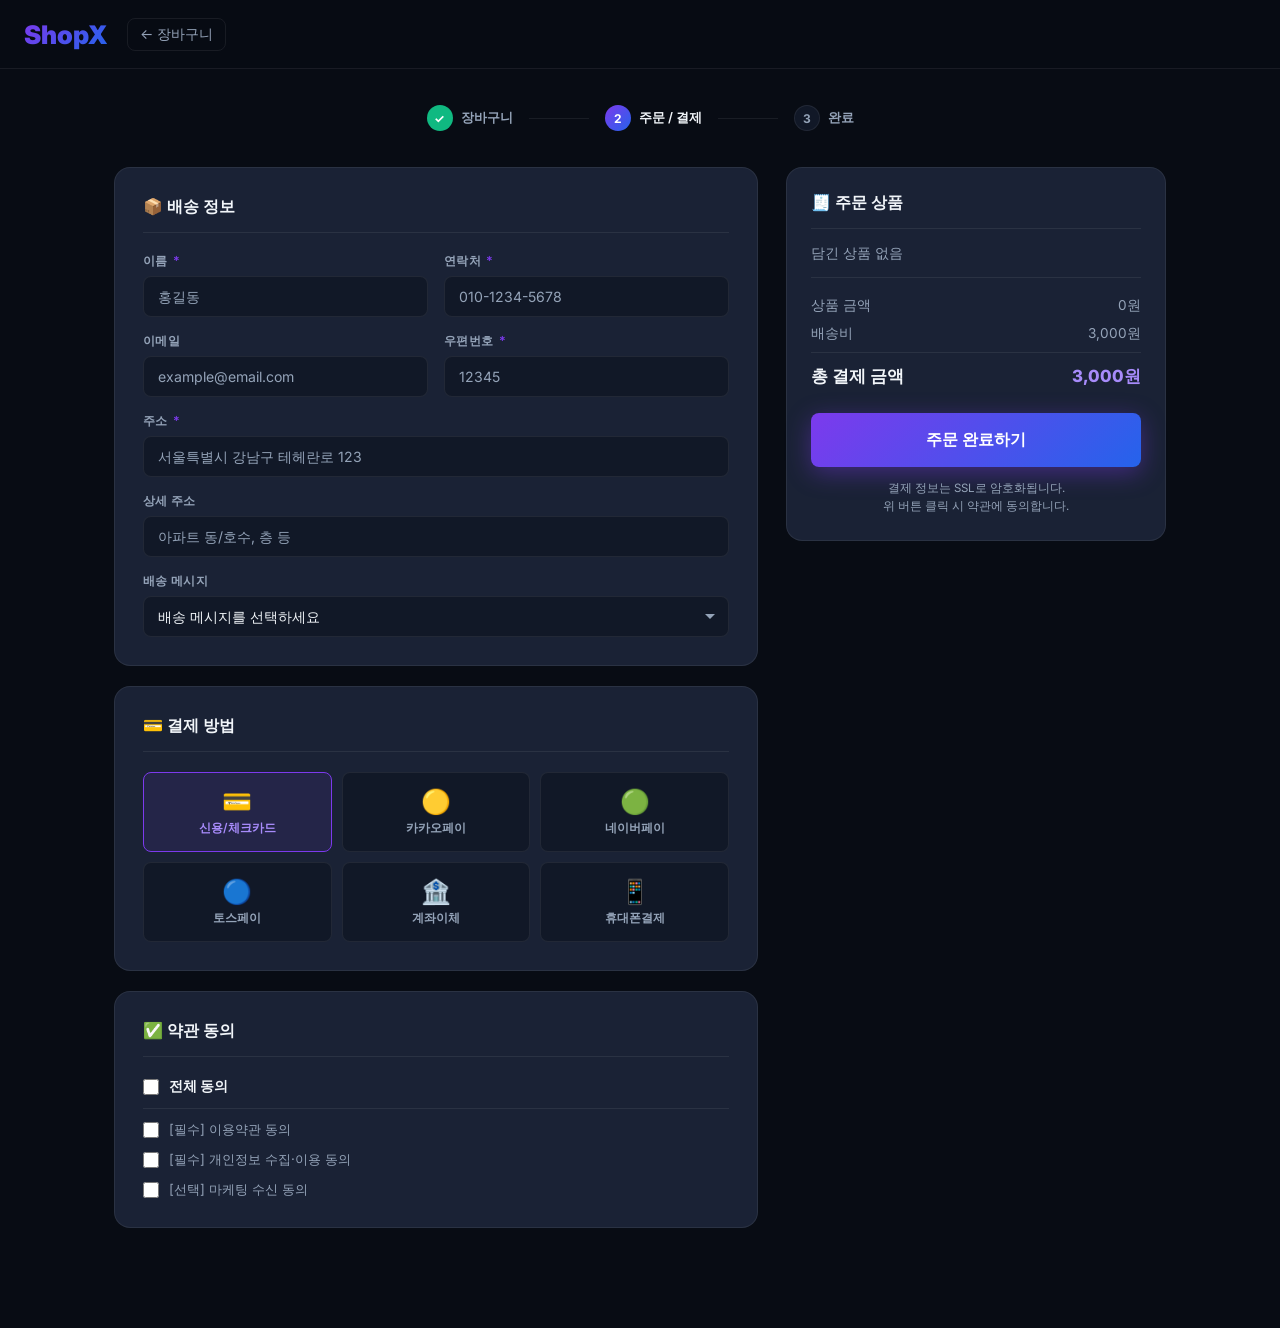
<file: simple_web_shopping_page/x4.html>
<!DOCTYPE html>
<html lang="ko">
<head>
  <meta charset="UTF-8" />
  <meta name="viewport" content="width=device-width, initial-scale=1.0" />
  <title>주문 결제 — ShopX</title>
  <meta name="description" content="ShopX 배송 정보 입력 및 주문 완료 페이지" />
  <link rel="preconnect" href="https://fonts.googleapis.com" />
  <link rel="preconnect" href="https://fonts.gstatic.com" crossorigin />
  <link href="https://fonts.googleapis.com/css2?family=Inter:wght@300;400;500;600;700;800;900&display=swap" rel="stylesheet" />
  <style>
    *, *::before, *::after { box-sizing: border-box; margin: 0; padding: 0; }

    :root {
      --bg:      #080C14;
      --surface: #111827;
      --card:    #1A2235;
      --border:  rgba(255,255,255,.07);
      --text:    #F1F5F9;
      --muted:   #94A3B8;
      --accent:  #7C3AED;
      --accent2: #2563EB;
      --gold:    #F59E0B;
      --success: #10B981;
      --danger:  #EF4444;
      --radius:  16px;
      --radius-sm: 8px;
    }

    html { scroll-behavior: smooth; }

    body {
      font-family: 'Inter', system-ui, sans-serif;
      background: var(--bg); color: var(--text); min-height: 100vh;
    }

    ::-webkit-scrollbar { width: 6px; }
    ::-webkit-scrollbar-track { background: var(--bg); }
    ::-webkit-scrollbar-thumb { background: var(--accent); border-radius: 99px; }

    /* ── 헤더 ──────────────────────── */
    header {
      position: sticky; top: 0; z-index: 100;
      backdrop-filter: blur(20px);
      background: rgba(8,12,20,.82);
      border-bottom: 1px solid var(--border);
      padding: 0 24px;
    }
    .header-inner {
      max-width: 1280px; margin: 0 auto;
      display: flex; align-items: center; gap: 20px; height: 68px;
    }
    .logo {
      font-size: 1.6rem; font-weight: 900;
      background: linear-gradient(135deg, #7C3AED, #2563EB);
      -webkit-background-clip: text; -webkit-text-fill-color: transparent;
      text-decoration: none;
    }
    .back-btn {
      display: flex; align-items: center; gap: 6px;
      color: var(--muted); text-decoration: none; font-size: .88rem;
      padding: 6px 12px; border-radius: var(--radius-sm);
      border: 1px solid var(--border); transition: all .2s;
    }
    .back-btn:hover { color: var(--text); border-color: rgba(124,58,237,.4); }

    /* ── 진행 단계 ──────────────────── */
    .steps {
      display: flex; align-items: center; justify-content: center;
      gap: 0; margin: 28px 24px;
    }
    .step {
      display: flex; align-items: center; gap: 8px;
      padding: 8px 16px; font-size: .82rem; font-weight: 600;
    }
    .step-num {
      width: 26px; height: 26px; border-radius: 50%;
      display: flex; align-items: center; justify-content: center;
      font-size: .75rem; font-weight: 700; flex-shrink: 0;
    }
    .step.active .step-num { background: linear-gradient(135deg, #7C3AED, #2563EB); color: #fff; }
    .step.done .step-num { background: var(--success); color: #fff; }
    .step:not(.active):not(.done) .step-num { background: var(--surface); border: 1px solid var(--border); color: var(--muted); }
    .step.active { color: var(--text); }
    .step:not(.active) { color: var(--muted); }
    .step-line { flex: 1; height: 1px; background: var(--border); max-width: 60px; }

    /* ── 메인 레이아웃 ─────────────── */
    .checkout-layout {
      max-width: 1100px; margin: 0 auto;
      padding: 0 24px 80px;
      display: grid; grid-template-columns: 1fr 380px; gap: 28px;
      align-items: start;
    }

    @media (max-width: 900px) {
      .checkout-layout { grid-template-columns: 1fr; }
    }

    /* ── 섹션 카드 ──────────────────── */
    .section-card {
      background: var(--card); border: 1px solid var(--border);
      border-radius: var(--radius); padding: 28px; margin-bottom: 20px;
    }
    .section-card h2 {
      font-size: 1rem; font-weight: 700; margin-bottom: 20px;
      padding-bottom: 14px; border-bottom: 1px solid var(--border);
      display: flex; align-items: center; gap: 8px;
    }

    /* ── 폼 ─────────────────────────── */
    .form-grid { display: grid; grid-template-columns: 1fr 1fr; gap: 16px; }
    .form-grid.full { grid-template-columns: 1fr; }

    .form-field { display: flex; flex-direction: column; gap: 6px; }
    .form-field.span2 { grid-column: span 2; }

    .form-label {
      font-size: .78rem; font-weight: 600; color: var(--muted);
      letter-spacing: .3px;
    }
    .form-label .req { color: var(--accent); margin-left: 2px; }

    .form-input, .form-select, .form-textarea {
      width: 100%; padding: 11px 14px;
      background: var(--surface); border: 1px solid var(--border);
      border-radius: var(--radius-sm); color: var(--text);
      font-family: inherit; font-size: .88rem; outline: none;
      transition: border-color .25s, box-shadow .25s;
    }
    .form-input:focus, .form-select:focus, .form-textarea:focus {
      border-color: var(--accent);
      box-shadow: 0 0 0 3px rgba(124,58,237,.15);
    }
    .form-input::placeholder, .form-textarea::placeholder { color: var(--muted); }
    .form-input.error { border-color: var(--danger); }

    .form-textarea { resize: vertical; min-height: 80px; }

    .form-select {
      appearance: none;
      background-image: url("data:image/svg+xml,%3Csvg xmlns='http://www.w3.org/2000/svg' width='12' height='12' viewBox='0 0 12 12'%3E%3Cpath fill='%2394A3B8' d='M6 8L1 3h10z'/%3E%3C/svg%3E");
      background-repeat: no-repeat;
      background-position: right 12px center;
      padding-right: 32px;
      cursor: pointer;
    }

    /* ── 결제 방법 ─────────────────── */
    .pay-methods {
      display: grid; grid-template-columns: repeat(3, 1fr); gap: 10px;
    }
    .pay-method {
      padding: 14px; border-radius: var(--radius-sm);
      border: 1.5px solid var(--border); cursor: pointer;
      text-align: center; transition: all .2s;
      background: var(--surface);
    }
    .pay-method:hover { border-color: rgba(124,58,237,.4); }
    .pay-method.active {
      border-color: var(--accent);
      background: rgba(124,58,237,.1);
    }
    .pay-method .icon { font-size: 1.5rem; margin-bottom: 4px; }
    .pay-method .label { font-size: .75rem; font-weight: 600; color: var(--muted); }
    .pay-method.active .label { color: #A78BFA; }

    /* ── 카드 정보 입력 ─────────────── */
    #card-fields { display: none; margin-top: 16px; }
    #card-fields.visible { display: block; animation: fadeIn .3s ease; }

    /* ── 주문 요약 사이드바 ────────── */
    .order-summary {
      background: var(--card); border: 1px solid var(--border);
      border-radius: var(--radius); padding: 24px;
      position: sticky; top: 88px;
    }
    .summary-title {
      font-size: 1rem; font-weight: 700; margin-bottom: 16px;
      padding-bottom: 14px; border-bottom: 1px solid var(--border);
    }

    .order-item {
      display: flex; gap: 10px; align-items: center; margin-bottom: 12px;
    }
    .order-item-img {
      width: 48px; height: 48px; border-radius: 8px;
      overflow: hidden; background: var(--surface); flex-shrink: 0;
    }
    .order-item-img img { width: 100%; height: 100%; object-fit: cover; }
    .order-item-info { flex: 1; min-width: 0; }
    .order-item-name { font-size: .8rem; font-weight: 600; line-height: 1.3;
      white-space: nowrap; overflow: hidden; text-overflow: ellipsis; }
    .order-item-qty { font-size: .72rem; color: var(--muted); }
    .order-item-price { font-size: .85rem; font-weight: 700; flex-shrink: 0; }

    .summary-divider { height: 1px; background: var(--border); margin: 14px 0; }

    .summary-row {
      display: flex; justify-content: space-between; align-items: center;
      font-size: .85rem; padding: 5px 0; color: var(--muted);
    }
    .summary-row.total {
      font-size: 1.05rem; font-weight: 800; color: var(--text);
      padding-top: 12px; margin-top: 4px;
      border-top: 1px solid var(--border);
    }
    .free-tag { color: var(--success); font-weight: 600; }

    .submit-btn {
      width: 100%; padding: 16px; margin-top: 20px;
      background: linear-gradient(135deg, #7C3AED, #2563EB);
      border: none; border-radius: var(--radius-sm);
      color: #fff; font-family: inherit; font-size: 1rem; font-weight: 700;
      cursor: pointer; box-shadow: 0 6px 24px rgba(124,58,237,.4);
      transition: transform .2s, box-shadow .2s;
    }
    .submit-btn:hover { transform: translateY(-2px); box-shadow: 0 10px 32px rgba(124,58,237,.6); }

    /* ════════════════════════════════════
       주문 완료 화면
    ════════════════════════════════════ */
    #success-screen {
      display: none;
      max-width: 680px; margin: 0 auto; padding: 60px 24px 100px;
      text-align: center;
      animation: fadeInUp .6s ease;
    }

    /* 체크 애니메이션 */
    .check-wrap {
      width: 100px; height: 100px; margin: 0 auto 28px;
      position: relative;
    }
    .check-circle {
      width: 100%; height: 100%;
      border-radius: 50%;
      border: 4px solid rgba(16,185,129,.3);
      background: rgba(16,185,129,.08);
      display: flex; align-items: center; justify-content: center;
      animation: circleScale .5s ease forwards;
    }
    .check-icon {
      font-size: 3rem; line-height: 1;
      animation: checkPop .4s ease .3s both;
    }

    .success-badge {
      display: inline-block;
      background: rgba(16,185,129,.1); border: 1px solid rgba(16,185,129,.3);
      color: var(--success); border-radius: 50px;
      padding: 6px 16px; font-size: .78rem; font-weight: 600;
      margin-bottom: 16px;
    }
    #success-screen h1 {
      font-size: clamp(1.8rem, 4vw, 2.5rem);
      font-weight: 900; letter-spacing: -.3px; margin-bottom: 12px;
    }
    #success-screen > p {
      color: var(--muted); font-size: .95rem; margin-bottom: 32px;
    }

    /* 영수증 박스 */
    .receipt-box {
      background: var(--card); border: 1px solid var(--border);
      border-radius: var(--radius); padding: 28px;
      text-align: left; margin-bottom: 32px;
    }
    .receipt-box h2 {
      font-size: .95rem; font-weight: 700; margin-bottom: 16px;
      padding-bottom: 12px; border-bottom: 1px solid var(--border);
    }
    .receipt-row {
      display: flex; justify-content: space-between;
      font-size: .85rem; padding: 7px 0; color: var(--muted);
    }
    .receipt-row span:last-child { color: var(--text); font-weight: 600; }
    .receipt-row.total {
      font-size: 1rem; font-weight: 800; color: var(--text);
      border-top: 1px solid var(--border); padding-top: 14px; margin-top: 6px;
    }
    .receipt-row.total span:last-child { color: #A78BFA; }

    .success-actions {
      display: flex; gap: 12px; justify-content: center; flex-wrap: wrap;
    }
    .btn-home {
      display: inline-flex; align-items: center; gap: 8px;
      padding: 13px 28px; border-radius: 50px;
      background: linear-gradient(135deg, #7C3AED, #2563EB);
      color: #fff; text-decoration: none; font-weight: 700; font-size: .95rem;
      box-shadow: 0 6px 24px rgba(124,58,237,.4); transition: transform .2s;
    }
    .btn-home:hover { transform: translateY(-2px); }
    .btn-secondary {
      display: inline-flex; align-items: center; gap: 8px;
      padding: 13px 28px; border-radius: 50px;
      border: 1.5px solid var(--border); color: var(--muted);
      text-decoration: none; font-weight: 600; font-size: .95rem;
      background: transparent; transition: all .2s;
    }
    .btn-secondary:hover { border-color: rgba(124,58,237,.4); color: var(--text); }

    /* 콘페티 캔버스 */
    #confetti-canvas {
      position: fixed; top: 0; left: 0; width: 100%; height: 100%;
      pointer-events: none; z-index: 500;
    }

    /* ── 토스트 ─────────────────────── */
    .shopx-toast {
      position: fixed; bottom: 30px; left: 50%;
      transform: translateX(-50%) translateY(100px);
      background: var(--surface); border: 1px solid var(--border);
      color: var(--text); padding: 12px 24px;
      border-radius: 50px; font-size: .88rem; font-weight: 500;
      display: flex; align-items: center; gap: 10px;
      box-shadow: 0 8px 32px rgba(0,0,0,.5);
      transition: transform .4s cubic-bezier(.34,1.56,.64,1);
      z-index: 9999; white-space: nowrap;
    }
    .shopx-toast.show { transform: translateX(-50%) translateY(0); }
    .shopx-toast.success { border-color: rgba(16,185,129,.4); }
    .toast-icon { color: var(--success); }

    /* ── 키프레임 ────────────────────── */
    @keyframes fadeIn { from { opacity: 0; } to { opacity: 1; } }
    @keyframes fadeInUp {
      from { opacity: 0; transform: translateY(24px); }
      to   { opacity: 1; transform: translateY(0); }
    }
    @keyframes circleScale {
      0%   { transform: scale(0); opacity: 0; }
      70%  { transform: scale(1.1); }
      100% { transform: scale(1); opacity: 1; }
    }
    @keyframes checkPop {
      0%   { transform: scale(0) rotate(-30deg); opacity: 0; }
      70%  { transform: scale(1.2) rotate(5deg); }
      100% { transform: scale(1) rotate(0); opacity: 1; }
    }
  </style>
</head>
<body>

<canvas id="confetti-canvas"></canvas>

<header>
  <div class="header-inner">
    <a href="x1.html" class="logo">ShopX</a>
    <a href="x3.html" class="back-btn" id="back-to-cart">← 장바구니</a>
  </div>
</header>

<!-- ═══════ 결제 폼 화면 ═══════ -->
<div id="checkout-screen">

  <!-- 진행 단계 -->
  <div class="steps">
    <div class="step done">
      <div class="step-num">✓</div> 장바구니
    </div>
    <div class="step-line"></div>
    <div class="step active">
      <div class="step-num">2</div> 주문 / 결제
    </div>
    <div class="step-line"></div>
    <div class="step">
      <div class="step-num">3</div> 완료
    </div>
  </div>

  <div class="checkout-layout">

    <!-- 좌측: 폼 영역 -->
    <div>
      <!-- 배송 정보 -->
      <div class="section-card">
        <h2>📦 배송 정보</h2>
        <div class="form-grid">
          <div class="form-field">
            <label class="form-label" for="ship-name">이름 <span class="req">*</span></label>
            <input type="text" id="ship-name" class="form-input" placeholder="홍길동" autocomplete="name" />
          </div>
          <div class="form-field">
            <label class="form-label" for="ship-phone">연락처 <span class="req">*</span></label>
            <input type="tel" id="ship-phone" class="form-input" placeholder="010-1234-5678" autocomplete="tel" />
          </div>
          <div class="form-field">
            <label class="form-label" for="ship-email">이메일</label>
            <input type="email" id="ship-email" class="form-input" placeholder="example@email.com" autocomplete="email" />
          </div>
          <div class="form-field">
            <label class="form-label" for="ship-zip">우편번호 <span class="req">*</span></label>
            <input type="text" id="ship-zip" class="form-input" placeholder="12345" maxlength="5" />
          </div>
          <div class="form-field span2">
            <label class="form-label" for="ship-addr">주소 <span class="req">*</span></label>
            <input type="text" id="ship-addr" class="form-input" placeholder="서울특별시 강남구 테헤란로 123" autocomplete="street-address" />
          </div>
          <div class="form-field span2">
            <label class="form-label" for="ship-addr2">상세 주소</label>
            <input type="text" id="ship-addr2" class="form-input" placeholder="아파트 동/호수, 층 등" />
          </div>
          <div class="form-field span2">
            <label class="form-label" for="ship-msg">배송 메시지</label>
            <select class="form-select" id="ship-msg">
              <option value="">배송 메시지를 선택하세요</option>
              <option>문 앞에 놓아주세요</option>
              <option>부재 시 경비실에 맡겨주세요</option>
              <option>벨 누르지 말아주세요</option>
              <option>배송 전 연락 부탁드립니다</option>
              <option value="custom">직접 입력</option>
            </select>
            <textarea class="form-textarea" id="custom-msg" placeholder="직접 메시지를 입력하세요…" style="display:none;margin-top:8px"></textarea>
          </div>
        </div>
      </div>

      <!-- 결제 방법 -->
      <div class="section-card">
        <h2>💳 결제 방법</h2>
        <div class="pay-methods">
          <div class="pay-method active" data-method="card" id="pay-card" onclick="selectPay('card')">
            <div class="icon">💳</div>
            <div class="label">신용/체크카드</div>
          </div>
          <div class="pay-method" data-method="kakao" id="pay-kakao" onclick="selectPay('kakao')">
            <div class="icon">🟡</div>
            <div class="label">카카오페이</div>
          </div>
          <div class="pay-method" data-method="naver" id="pay-naver" onclick="selectPay('naver')">
            <div class="icon">🟢</div>
            <div class="label">네이버페이</div>
          </div>
          <div class="pay-method" data-method="toss" id="pay-toss" onclick="selectPay('toss')">
            <div class="icon">🔵</div>
            <div class="label">토스페이</div>
          </div>
          <div class="pay-method" data-method="transfer" id="pay-transfer" onclick="selectPay('transfer')">
            <div class="icon">🏦</div>
            <div class="label">계좌이체</div>
          </div>
          <div class="pay-method" data-method="phone" id="pay-phone" onclick="selectPay('phone')">
            <div class="icon">📱</div>
            <div class="label">휴대폰결제</div>
          </div>
        </div>

        <div id="card-fields" class="form-grid">
          <div class="form-field span2">
            <label class="form-label" for="card-num">카드 번호</label>
            <input type="text" id="card-num" class="form-input" placeholder="0000 0000 0000 0000" maxlength="19" />
          </div>
          <div class="form-field">
            <label class="form-label" for="card-exp">유효기간</label>
            <input type="text" id="card-exp" class="form-input" placeholder="MM/YY" maxlength="5" />
          </div>
          <div class="form-field">
            <label class="form-label" for="card-cvc">CVC</label>
            <input type="text" id="card-cvc" class="form-input" placeholder="000" maxlength="3" />
          </div>
        </div>
      </div>

      <!-- 약관 동의 -->
      <div class="section-card">
        <h2>✅ 약관 동의</h2>
        <div style="display:flex;flex-direction:column;gap:12px">
          <label style="display:flex;align-items:center;gap:10px;cursor:pointer;font-size:.88rem">
            <input type="checkbox" id="agree-all" onchange="toggleAll(this)" style="accent-color:var(--accent);width:16px;height:16px" />
            <strong>전체 동의</strong>
          </label>
          <hr style="border:none;border-top:1px solid var(--border)">
          <label style="display:flex;align-items:center;gap:10px;cursor:pointer;font-size:.83rem;color:var(--muted)">
            <input type="checkbox" class="agree-item" style="accent-color:var(--accent);width:16px;height:16px" />
            [필수] 이용약관 동의
          </label>
          <label style="display:flex;align-items:center;gap:10px;cursor:pointer;font-size:.83rem;color:var(--muted)">
            <input type="checkbox" class="agree-item" style="accent-color:var(--accent);width:16px;height:16px" />
            [필수] 개인정보 수집·이용 동의
          </label>
          <label style="display:flex;align-items:center;gap:10px;cursor:pointer;font-size:.83rem;color:var(--muted)">
            <input type="checkbox" class="agree-item" style="accent-color:var(--accent);width:16px;height:16px" />
            [선택] 마케팅 수신 동의
          </label>
        </div>
      </div>
    </div>

    <!-- 우측: 주문 요약 -->
    <div class="order-summary" id="order-summary">
      <div class="summary-title">🧾 주문 상품</div>
      <div id="order-items-list"></div>
      <div class="summary-divider"></div>
      <div class="summary-row">
        <span>상품 금액</span>
        <span id="sum-product">-</span>
      </div>
      <div class="summary-row">
        <span>배송비</span>
        <span id="sum-ship">-</span>
      </div>
      <div class="summary-row total">
        <span>총 결제 금액</span>
        <span id="sum-total" style="color:#A78BFA">-</span>
      </div>
      <button class="submit-btn" id="submit-btn" onclick="submitOrder()">
        주문 완료하기
      </button>
      <div style="text-align:center;font-size:.72rem;color:var(--muted);margin-top:12px;line-height:1.6">
        결제 정보는 SSL로 암호화됩니다.<br/>위 버튼 클릭 시 약관에 동의합니다.
      </div>
    </div>

  </div>
</div><!-- /checkout-screen -->


<!-- ═══════ 주문 완료 화면 ═══════ -->
<div id="success-screen">
  <div class="check-wrap">
    <div class="check-circle">
      <div class="check-icon">✓</div>
    </div>
  </div>

  <div class="success-badge">주문 완료</div>
  <h1>감사합니다! 🎉</h1>
  <p>주문이 성공적으로 접수되었습니다.<br/>빠른 배송으로 찾아뵙겠습니다!</p>

  <div class="receipt-box" id="receipt-box">
    <h2>📋 주문 영수증</h2>
    <div id="receipt-rows"></div>
  </div>

  <div class="success-actions">
    <a href="x1.html" class="btn-home" id="go-home-btn">🏠 홈으로 이동</a>
    <a href="x1.html" class="btn-secondary">🛍️ 쇼핑 계속하기</a>
  </div>
</div>


<script src="products.js"></script>
<script>
  const SHIPPING_FEE = 3000;
  const FREE_THRESHOLD = 50000;
  let selectedPayMethod = 'card';

  // ── 주문 요약 렌더 ──────────────────────────────────────────
  function renderSummary() {
    const items = Cart.getAll();
    const total = Cart.totalPrice();
    const ship  = total >= FREE_THRESHOLD ? 0 : SHIPPING_FEE;

    document.getElementById('order-items-list').innerHTML =
      items.map(item => `
        <div class="order-item">
          <div class="order-item-img">
            <img src="${item.image}" alt="${item.name}" loading="lazy" />
          </div>
          <div class="order-item-info">
            <div class="order-item-name">${item.name}</div>
            <div class="order-item-qty">
              ${item.color ? item.color : ''} ${item.size ? `/ ${item.size}` : ''} · ${item.qty}개
            </div>
          </div>
          <div class="order-item-price">${formatPrice(item.price * item.qty)}</div>
        </div>
      `).join('') || '<p style="color:var(--muted);font-size:.85rem">담긴 상품 없음</p>';

    document.getElementById('sum-product').textContent = formatPrice(total);
    document.getElementById('sum-ship').innerHTML =
      ship === 0
        ? '<span class="free-tag">무료</span>'
        : formatPrice(ship);
    document.getElementById('sum-total').textContent = formatPrice(total + ship);

    document.getElementById('submit-btn').disabled = items.length === 0;
  }

  // ── 결제 방법 선택 ─────────────────────────────────────────
  window.selectPay = (method) => {
    selectedPayMethod = method;
    document.querySelectorAll('.pay-method').forEach(el => {
      el.classList.toggle('active', el.dataset.method === method);
    });
    const cardFields = document.getElementById('card-fields');
    if (method === 'card') {
      cardFields.classList.add('visible');
    } else {
      cardFields.classList.remove('visible');
    }
  };

  // ── 배송 메시지 직접 입력 ──────────────────────────────────
  document.getElementById('ship-msg').addEventListener('change', function () {
    const custom = document.getElementById('custom-msg');
    custom.style.display = this.value === 'custom' ? 'block' : 'none';
  });

  // ── 전체 동의 ─────────────────────────────────────────────
  window.toggleAll = (cb) => {
    document.querySelectorAll('.agree-item').forEach(el => { el.checked = cb.checked; });
  };

  // ── 카드 번호 자동 포맷 ────────────────────────────────────
  document.getElementById('card-num').addEventListener('input', function () {
    let v = this.value.replace(/\D/g, '').slice(0, 16);
    this.value = v.match(/.{1,4}/g)?.join(' ') || v;
  });
  document.getElementById('card-exp').addEventListener('input', function () {
    let v = this.value.replace(/\D/g, '').slice(0, 4);
    if (v.length >= 3) v = v.slice(0,2) + '/' + v.slice(2);
    this.value = v;
  });

  // ── 유효성 검사 ───────────────────────────────────────────
  function validate() {
    const name  = document.getElementById('ship-name').value.trim();
    const phone = document.getElementById('ship-phone').value.trim();
    const zip   = document.getElementById('ship-zip').value.trim();
    const addr  = document.getElementById('ship-addr').value.trim();
    const agrees = document.querySelectorAll('.agree-item');
    const required = Array.from(agrees).slice(0, 2);

    const fields = [
      { el: document.getElementById('ship-name'),  ok: name.length > 0 },
      { el: document.getElementById('ship-phone'), ok: /^0\d{1,2}-?\d{3,4}-?\d{4}$/.test(phone.replace(/-/g,'')) || phone.length >= 10 },
      { el: document.getElementById('ship-zip'),   ok: /^\d{5}$/.test(zip) },
      { el: document.getElementById('ship-addr'),  ok: addr.length > 0 },
    ];

    let ok = true;
    fields.forEach(f => {
      f.el.classList.toggle('error', !f.ok);
      if (!f.ok) ok = false;
    });

    if (!required.every(c => c.checked)) {
      showToast('필수 약관에 동의해 주세요.', 'error');
      return false;
    }

    if (!ok) {
      showToast('필수 항목을 모두 입력해 주세요.', 'error');
      return false;
    }

    return { name, phone, zip, addr };
  }

  // ── 주문 제출 ─────────────────────────────────────────────
  window.submitOrder = () => {
    const info = validate();
    if (!info) return;

    const items = Cart.getAll();
    const total = Cart.totalPrice();
    const ship  = total >= FREE_THRESHOLD ? 0 : SHIPPING_FEE;

    // 주문 정보 저장
    const orderId = 'SX' + Date.now().toString().slice(-8);
    const order = { orderId, items, total, ship, info, payMethod: selectedPayMethod, date: new Date().toLocaleString('ko-KR') };
    localStorage.setItem('shopx_last_order', JSON.stringify(order));

    // 장바구니 비우기
    Cart.clear();

    // 완료 화면 전환
    showSuccessScreen(order);
  };

  // ── 완료 화면 표시 ─────────────────────────────────────────
  function showSuccessScreen(order) {
    document.getElementById('checkout-screen').style.display = 'none';
    document.getElementById('back-to-cart').style.display = 'none';

    // 단계 업데이트
    const screen = document.getElementById('success-screen');
    screen.style.display = 'block';

    // 영수증
    const payLabels = {
      card: '신용/체크카드', kakao: '카카오페이', naver: '네이버페이',
      toss: '토스페이', transfer: '계좌이체', phone: '휴대폰결제'
    };

    document.getElementById('receipt-rows').innerHTML = `
      <div class="receipt-row"><span>주문 번호</span><span>${order.orderId}</span></div>
      <div class="receipt-row"><span>주문 일시</span><span>${order.date}</span></div>
      <div class="receipt-row"><span>수령인</span><span>${order.info.name}</span></div>
      <div class="receipt-row"><span>배송지</span><span>${order.info.addr}</span></div>
      <div class="receipt-row"><span>결제 수단</span><span>${payLabels[order.payMethod]}</span></div>
      <div class="receipt-row"><span>상품 금액</span><span>${formatPrice(order.total)}</span></div>
      <div class="receipt-row"><span>배송비</span><span>${order.ship === 0 ? '무료' : formatPrice(order.ship)}</span></div>
      <div class="receipt-row total"><span>최종 결제 금액</span><span>${formatPrice(order.total + order.ship)}</span></div>
    `;

    // 콘페티 실행
    launchConfetti();
  }

  // ── 콘페티 ────────────────────────────────────────────────
  function launchConfetti() {
    const canvas = document.getElementById('confetti-canvas');
    const ctx = canvas.getContext('2d');
    canvas.width = window.innerWidth;
    canvas.height = window.innerHeight;

    const COLORS = ['#7C3AED','#2563EB','#10B981','#F59E0B','#EC4899','#60A5FA','#A78BFA'];
    const pieces = Array.from({ length: 140 }, () => ({
      x: Math.random() * canvas.width,
      y: Math.random() * -200,
      w: 8 + Math.random() * 10,
      h: 4 + Math.random() * 6,
      color: COLORS[Math.floor(Math.random() * COLORS.length)],
      rot: Math.random() * Math.PI * 2,
      rotSpeed: (Math.random() - .5) * .12,
      vy: 2 + Math.random() * 4,
      vx: (Math.random() - .5) * 3,
      opacity: 1
    }));

    let frame = 0;

    function draw() {
      ctx.clearRect(0, 0, canvas.width, canvas.height);
      pieces.forEach(p => {
        p.y  += p.vy;
        p.x  += p.vx;
        p.rot += p.rotSpeed;
        if (p.y > canvas.height) { p.y = -20; p.opacity = 1; }
        if (frame > 200) p.opacity = Math.max(0, p.opacity - .008);

        ctx.save();
        ctx.translate(p.x, p.y);
        ctx.rotate(p.rot);
        ctx.globalAlpha = p.opacity;
        ctx.fillStyle = p.color;
        ctx.fillRect(-p.w/2, -p.h/2, p.w, p.h);
        ctx.restore();
      });
      frame++;
      if (frame < 300) requestAnimationFrame(draw);
      else ctx.clearRect(0, 0, canvas.width, canvas.height);
    }
    draw();
  }

  // ── 초기화 ──────────────────────────────────────────────
  renderSummary();
  window.addEventListener('cart-updated', renderSummary);

  // 빈 장바구니 접근 시 처리 (주문 완료 후 재방문 등)
  if (Cart.getAll().length === 0) {
    const lastOrder = (() => { try { return JSON.parse(localStorage.getItem('shopx_last_order')); } catch { return null; } })();
    if (lastOrder) {
      // 이전 주문 완료 화면 표시
      showSuccessScreen(lastOrder);
    }
  }
</script>
</body>
</html>
</file>
<file: style.css>
/* ============================================================
   style.css  –  DDR 사쿠란보 리믹스
   Dark-neon theme with glassmorphism and smooth animations
   ============================================================ */

/* scrollbar hidden */
html, body { scrollbar-width: none; }
::-webkit-scrollbar { display: none; }

/* ---------- CSS Variables ---------- */
:root {
  --bg:          #07071a;
  --bg2:         #0f0f28;
  --surface:     rgba(255,255,255,0.05);
  --border:      rgba(255,255,255,0.10);

  --left:        #FF4757;
  --down:        #2ED8FA;
  --up:          #2ECC71;
  --right:       #FFA502;

  --perfect:     #FFD700;
  --great:       #00FF7F;
  --good:        #00BFFF;
  --bad:         #FF69B4;
  --miss:        #FF4444;

  --font:        'Outfit', sans-serif;
  --radius:      16px;
  --radius-lg:   24px;
}

/* ---------- Reset ---------- */
*, *::before, *::after { margin: 0; padding: 0; box-sizing: border-box; }

body {
  background: var(--bg);
  font-family: var(--font);
  color: #fff;
  overflow: hidden;
  width: 100vw;
  height: 100vh;
  display: flex;
  align-items: center;
  justify-content: center;
  user-select: none;
}

/* ============================================================
   SCREEN SYSTEM
   ============================================================ */
.screen {
  position: absolute;
  inset: 0;
  display: flex;
  align-items: center;
  justify-content: center;
  opacity: 0;
  pointer-events: none;
  transition: opacity 0.45s ease;
}
.screen.active {
  opacity: 1;
  pointer-events: all;
}

/* ============================================================
   BACKGROUND ORBS
   ============================================================ */
.bg-orbs {
  position: absolute;
  inset: 0;
  overflow: hidden;
  pointer-events: none;
  z-index: 0;
}
.orb {
  position: absolute;
  border-radius: 50%;
  filter: blur(80px);
  opacity: 0.35;
  animation: orbFloat 8s ease-in-out infinite;
}
#orb1 { width:340px; height:340px; background:#FF4757; top:-80px; left:-80px; animation-delay: 0s; }
#orb2 { width:280px; height:280px; background:#2ED8FA; bottom:-60px; right:-60px; animation-delay: 2s; }
#orb3 { width:220px; height:220px; background:#2ECC71; top:40%; left:60%; animation-delay: 4s; }
#orb4 { width:200px; height:200px; background:#FFA502; bottom:20%; left:10%; animation-delay: 6s; }
.orb-result1 { width:300px; height:300px; background:#FFD700; top:-60px; right:-60px; animation-delay:1s; }
.orb-result2 { width:260px; height:260px; background:#e94560; bottom:-40px; left:-40px; animation-delay:3s; }

@keyframes orbFloat {
  0%,100% { transform: translate(0,0) scale(1); }
  33%      { transform: translate(20px,-20px) scale(1.05); }
  66%      { transform: translate(-15px,15px) scale(0.95); }
}

/* ============================================================
   TITLE SCREEN
   ============================================================ */
.title-card {
  position: relative;
  z-index: 1;
  display: flex;
  flex-direction: column;
  align-items: center;
  gap: 20px;
  background: rgba(10,10,35,0.75);
  border: 1px solid var(--border);
  backdrop-filter: blur(20px);
  -webkit-backdrop-filter: blur(20px);
  border-radius: var(--radius-lg);
  padding: 40px 50px;
  max-width: 480px;
  width: 100%;
  box-shadow: 0 30px 80px rgba(0,0,0,0.6), 0 0 0 1px rgba(255,255,255,0.05);
}

/* Arrow Preview Row */
.arrow-preview { display: flex; gap: 10px; }
.arr {
  font-size: 2.8rem;
  font-weight: 900;
  animation: arrowBounce 1.2s ease-in-out infinite;
  text-shadow: 0 0 20px currentColor;
  filter: drop-shadow(0 0 8px currentColor);
}
.arr-l { color: var(--left);  animation-delay: 0.0s; }
.arr-d { color: var(--down);  animation-delay: 0.15s; }
.arr-u { color: var(--up);    animation-delay: 0.3s; }
.arr-r { color: var(--right); animation-delay: 0.45s; }

@keyframes arrowBounce {
  0%,100% { transform: translateY(0); }
  50%      { transform: translateY(-8px); }
}

/* Game Title */
.game-logo {
  font-size: 5.5rem;
  font-weight: 900;
  letter-spacing: 0.2em;
  background: linear-gradient(135deg, #FF4757 0%, #FFA502 35%, #2ED8FA 70%, #2ECC71 100%);
  -webkit-background-clip: text;
  -webkit-text-fill-color: transparent;
  background-clip: text;
  filter: drop-shadow(0 0 30px rgba(255,100,100,0.5));
  line-height: 1;
}
.game-subtitle {
  font-size: 1rem;
  font-weight: 400;
  color: rgba(255,255,255,0.55);
  letter-spacing: 0.15em;
  margin-top: -10px;
}

/* Controls Guide */
.controls-grid {
  display: flex;
  align-items: center;
  gap: 14px;
}
.ctrl-box {
  display: flex;
  flex-direction: column;
  align-items: center;
  gap: 6px;
}
.ctrl-keys { display: flex; gap: 4px; }
kbd {
  display: inline-flex;
  align-items: center;
  justify-content: center;
  width: 34px;
  height: 34px;
  background: rgba(255,255,255,0.1);
  border: 1px solid rgba(255,255,255,0.25);
  border-radius: 6px;
  font-family: var(--font);
  font-size: 0.85rem;
  font-weight: 700;
  color: #fff;
  box-shadow: 0 2px 4px rgba(0,0,0,0.4);
}
.ctrl-label { font-size: 0.75rem; color: rgba(255,255,255,0.5); }
.ctrl-divider { font-size: 0.8rem; color: rgba(255,255,255,0.35); }

/* Difficulty Buttons */
.difficulty-row { display: flex; gap: 10px; }
.diff-btn {
  padding: 8px 22px;
  border-radius: 50px;
  border: 2px solid rgba(255,255,255,0.2);
  background: transparent;
  color: rgba(255,255,255,0.5);
  font-family: var(--font);
  font-size: 0.85rem;
  font-weight: 700;
  letter-spacing: 0.08em;
  cursor: pointer;
  transition: all 0.25s ease;
}
.diff-btn:hover {
  border-color: rgba(255,255,255,0.5);
  color: #fff;
  transform: translateY(-1px);
}
.diff-btn.selected[data-diff="easy"] {
  border-color: var(--up);
  color: var(--up);
  background: rgba(46,204,113,0.15);
  box-shadow: 0 0 15px rgba(46,204,113,0.3);
}
.diff-btn.selected[data-diff="normal"] {
  border-color: var(--down);
  color: var(--down);
  background: rgba(46,216,250,0.15);
  box-shadow: 0 0 15px rgba(46,216,250,0.3);
}
.diff-btn.selected[data-diff="hard"] {
  border-color: var(--left);
  color: var(--left);
  background: rgba(255,71,87,0.15);
  box-shadow: 0 0 15px rgba(255,71,87,0.3);
}

/* Start Button */
.start-btn {
  display: flex;
  align-items: center;
  gap: 10px;
  padding: 15px 36px;
  border-radius: 50px;
  border: none;
  background: linear-gradient(135deg, #FF4757, #FFA502);
  color: #fff;
  font-family: var(--font);
  font-size: 1rem;
  font-weight: 700;
  letter-spacing: 0.05em;
  cursor: pointer;
  box-shadow: 0 8px 30px rgba(255,71,87,0.5);
  transition: all 0.3s ease;
  animation: pulseGlow 2s ease-in-out infinite;
}
.start-btn:hover {
  transform: translateY(-3px) scale(1.04);
  box-shadow: 0 14px 40px rgba(255,71,87,0.7);
}
.start-btn:active { transform: translateY(0) scale(0.98); }
.start-icon { font-size: 1.1rem; }

@keyframes pulseGlow {
  0%,100% { box-shadow: 0 8px 30px rgba(255,71,87,0.5); }
  50%      { box-shadow: 0 8px 50px rgba(255,165,2,0.7); }
}

.highscore-display {
  font-size: 0.8rem;
  color: rgba(255,255,255,0.4);
}
.highscore-display span { color: var(--perfect); font-weight: 700; }

/* ============================================================
   GAME SCREEN
   ============================================================ */
.game-container {
  display: flex;
  align-items: stretch;
  gap: 0;
  height: 700px;           /* match canvas height exactly */
  width: fit-content;      /* shrink-wrap around canvas+sidebars */
  margin: auto;            /* center on the screen */
}

/* Sidebars */
.game-sidebar {
  display: flex;
  flex-direction: column;
  gap: 12px;
  padding: 20px 14px;
  width: 155px;
  flex-shrink: 0;
  background: rgba(5,5,20,0.90);
  backdrop-filter: blur(10px);
  border: 1px solid var(--border);
}
.game-sidebar-left  { border-radius: var(--radius) 0 0 var(--radius); border-right: none; }
.game-sidebar-right { border-radius: 0 var(--radius) var(--radius) 0; border-left: none; }

.sidebar-stat { display: flex; flex-direction: column; gap: 3px; }
.sidebar-label {
  font-size: 0.65rem;
  font-weight: 700;
  letter-spacing: 0.12em;
  color: rgba(255,255,255,0.45);
}
.sidebar-value {
  font-size: 1.4rem;
  font-weight: 900;
  color: #fff;
  line-height: 1;
}
.score-val { font-size: 1.1rem; font-feature-settings: "tnum"; }
.combo-val { font-size: 2rem; color: var(--perfect); text-shadow: 0 0 15px var(--perfect); }

/* Life Bar */
.life-bar-wrap {
  width: 100%;
  height: 10px;
  background: rgba(255,255,255,0.1);
  border-radius: 5px;
  overflow: hidden;
}
.life-bar-fill {
  height: 100%;
  width: 50%;
  background: linear-gradient(90deg, #2ecc71, #00cec9);
  border-radius: 5px;
  transition: width 0.15s ease, background 0.3s ease;
  box-shadow: 0 0 8px rgba(46,204,113,0.6);
}
.life-num {
  font-size: 0.7rem;
  color: rgba(255,255,255,0.4);
  margin-top: 2px;
}

/* Song Progress (vertical) */
.song-prog-wrap {
  flex: 1;
  width: 8px;
  margin: 0 auto;
  background: rgba(255,255,255,0.08);
  border-radius: 4px;
  overflow: hidden;
  display: flex;
  flex-direction: column-reverse;
}
.song-prog-fill {
  width: 100%;
  height: 0%;
  background: linear-gradient(180deg, #FFA502, #FF4757);
  border-radius: 4px;
  transition: height 0.25s ease;
  box-shadow: 0 0 8px rgba(255,71,87,0.5);
}

.pause-hint {
  font-size: 0.6rem;
  color: rgba(255,255,255,0.25);
  text-align: center;
  margin-top: auto;
}

/* Judgment colors */
.perfect-color { color: var(--perfect) !important; }
.great-color   { color: var(--great)   !important; }
.good-color    { color: var(--good)    !important; }
.bad-color     { color: var(--bad)     !important; }
.miss-color    { color: var(--miss)    !important; }

/* ============================================================
   CANVAS WRAPPER
   ============================================================ */
.canvas-wrapper {
  position: relative;
  flex-shrink: 0;
}
#game-canvas {
  display: block;
  border-left:  1px solid var(--border);
  border-right: 1px solid var(--border);
}

/* ============================================================
   JUDGMENT TEXT
   ============================================================ */
.judgment-text {
  position: absolute;
  top: 50%;
  left: 50%;
  transform: translate(-50%, -50%);
  font-size: 2.2rem;
  font-weight: 900;
  letter-spacing: 0.05em;
  pointer-events: none;
  opacity: 0;
  white-space: nowrap;
  text-shadow: 0 0 20px currentColor, 0 0 40px currentColor;
  transition: opacity 0.1s ease;
  z-index: 10;
}

/* ============================================================
   COUNTDOWN OVERLAY
   ============================================================ */
.countdown-overlay {
  position: absolute;
  inset: 0;
  display: flex;
  align-items: center;
  justify-content: center;
  background: rgba(7,7,26,0.85);
  backdrop-filter: blur(8px);
  z-index: 20;
}
.countdown-overlay.hidden { display: none; }

.countdown-num {
  font-size: 8rem;
  font-weight: 900;
  background: linear-gradient(135deg, #FF4757, #FFA502);
  -webkit-background-clip: text;
  -webkit-text-fill-color: transparent;
  background-clip: text;
  filter: drop-shadow(0 0 30px rgba(255,100,100,0.8));
}
.countdown-num.pop-anim { animation: popIn 0.5s cubic-bezier(0.34,1.56,0.64,1) forwards; }
.countdown-num.go-anim  { animation: goAnim 0.6s cubic-bezier(0.34,1.56,0.64,1) forwards;
  background: linear-gradient(135deg, #2ECC71, #2ED8FA);
  -webkit-background-clip: text; background-clip: text; }

@keyframes popIn {
  from { transform: scale(2); opacity: 0; }
  to   { transform: scale(1); opacity: 1; }
}
@keyframes goAnim {
  0%   { transform: scale(0.5) rotate(-5deg); opacity: 0; }
  60%  { transform: scale(1.2) rotate(2deg);  opacity: 1; }
  100% { transform: scale(1)   rotate(0deg);  opacity: 1; }
}

/* ============================================================
   PAUSE OVERLAY
   ============================================================ */
.pause-overlay {
  position: absolute;
  inset: 0;
  display: flex;
  flex-direction: column;
  align-items: center;
  justify-content: center;
  gap: 16px;
  background: rgba(7,7,26,0.90);
  backdrop-filter: blur(12px);
  z-index: 30;
}
.pause-overlay.hidden { display: none; }

.pause-title {
  font-size: 3.5rem;
  font-weight: 900;
  letter-spacing: 0.2em;
  color: rgba(255,255,255,0.9);
  text-shadow: 0 0 40px rgba(255,255,255,0.3);
  margin-bottom: 10px;
}

.btn-secondary {
  padding: 12px 28px;
  border-radius: 50px;
  border: 2px solid rgba(255,255,255,0.3);
  background: transparent;
  color: #fff;
  font-family: var(--font);
  font-size: 0.95rem;
  font-weight: 600;
  cursor: pointer;
  transition: all 0.25s ease;
}
.btn-secondary:hover {
  background: rgba(255,255,255,0.1);
  border-color: rgba(255,255,255,0.6);
  transform: translateY(-2px);
}
.btn-danger {
  padding: 12px 28px;
  border-radius: 50px;
  border: 2px solid rgba(255,71,87,0.5);
  background: transparent;
  color: var(--left);
  font-family: var(--font);
  font-size: 0.95rem;
  font-weight: 600;
  cursor: pointer;
  transition: all 0.25s ease;
}
.btn-danger:hover {
  background: rgba(255,71,87,0.15);
  border-color: var(--left);
  transform: translateY(-2px);
}

/* ============================================================
   RESULT SCREEN
   ============================================================ */
.result-card {
  position: relative;
  z-index: 1;
  display: flex;
  flex-direction: column;
  align-items: center;
  gap: 16px;
  background: rgba(10,10,35,0.82);
  border: 1px solid var(--border);
  backdrop-filter: blur(24px);
  border-radius: var(--radius-lg);
  padding: 36px 50px;
  max-width: 460px;
  width: 100%;
  box-shadow: 0 30px 80px rgba(0,0,0,0.7), 0 0 0 1px rgba(255,255,255,0.04);
  animation: slideUp 0.6s cubic-bezier(0.34,1.3,0.64,1) both;
}

@keyframes slideUp {
  from { transform: translateY(40px); opacity: 0; }
  to   { transform: translateY(0);    opacity: 1; }
}

/* Grade Display */
.grade-display {
  font-size: 6rem;
  font-weight: 900;
  line-height: 1;
  animation: gradePop 0.8s cubic-bezier(0.34,1.56,0.64,1) both;
  animation-delay: 0.3s;
  opacity: 0;
}
@keyframes gradePop {
  from { transform: scale(0) rotate(-15deg); opacity: 0; }
  to   { transform: scale(1) rotate(0deg);   opacity: 1; }
}

.grade-display.grade-S  { color: var(--perfect); text-shadow: 0 0 40px var(--perfect), 0 0 80px rgba(255,215,0,0.4); }
.grade-display.grade-A  { color: var(--up);      text-shadow: 0 0 40px var(--up); }
.grade-display.grade-B  { color: var(--down);    text-shadow: 0 0 40px var(--down); }
.grade-display.grade-C  { color: var(--right);   text-shadow: 0 0 40px var(--right); }
.grade-display.grade-D  { color: rgba(255,255,255,0.5); }
.grade-display.grade-F  { color: var(--miss);    text-shadow: 0 0 40px var(--miss); }

.result-heading {
  font-size: 1.4rem;
  font-weight: 700;
  letter-spacing: 0.3em;
  color: rgba(255,255,255,0.6);
  margin-top: -10px;
}

/* Result Stats */
.result-stats-grid {
  width: 100%;
  display: flex;
  flex-direction: column;
  gap: 8px;
}
.rst-row {
  display: flex;
  justify-content: space-between;
  align-items: center;
  padding: 4px 0;
}
.rst-row.large { margin-top: 4px; }
.rst-label {
  font-size: 0.85rem;
  font-weight: 600;
  letter-spacing: 0.05em;
  color: rgba(255,255,255,0.6);
}
.rst-row.large .rst-label { font-size: 0.95rem; color: rgba(255,255,255,0.8); }
.rst-val {
  font-size: 1.1rem;
  font-weight: 700;
  color: #fff;
}
.rst-row.large .rst-val { font-size: 1.5rem; }

.highlight-score  { color: var(--perfect); text-shadow: 0 0 15px var(--perfect); }
.highlight-combo  { color: var(--great);   text-shadow: 0 0 15px var(--great); }

.rst-divider {
  border: none;
  border-top: 1px solid rgba(255,255,255,0.1);
  margin: 4px 0;
}

.result-btns {
  display: flex;
  gap: 12px;
  flex-wrap: wrap;
  justify-content: center;
  margin-top: 4px;
}
.result-btns .start-btn { font-size: 0.9rem; padding: 12px 28px; }

/* ============================================================
   RESPONSIVE  –  small screens
   ============================================================ */
@media (max-height: 720px) {
  .game-sidebar { padding: 14px 10px; gap: 8px; }
  .sidebar-value { font-size: 1.1rem; }
  .combo-val { font-size: 1.6rem; }
  .title-card { padding: 28px 32px; gap: 14px; }
  .game-logo { font-size: 4rem; }
}

@media (max-width: 860px) {
  .game-sidebar { width: 120px; }
  .sidebar-value { font-size: 1rem; }
}
</file>
